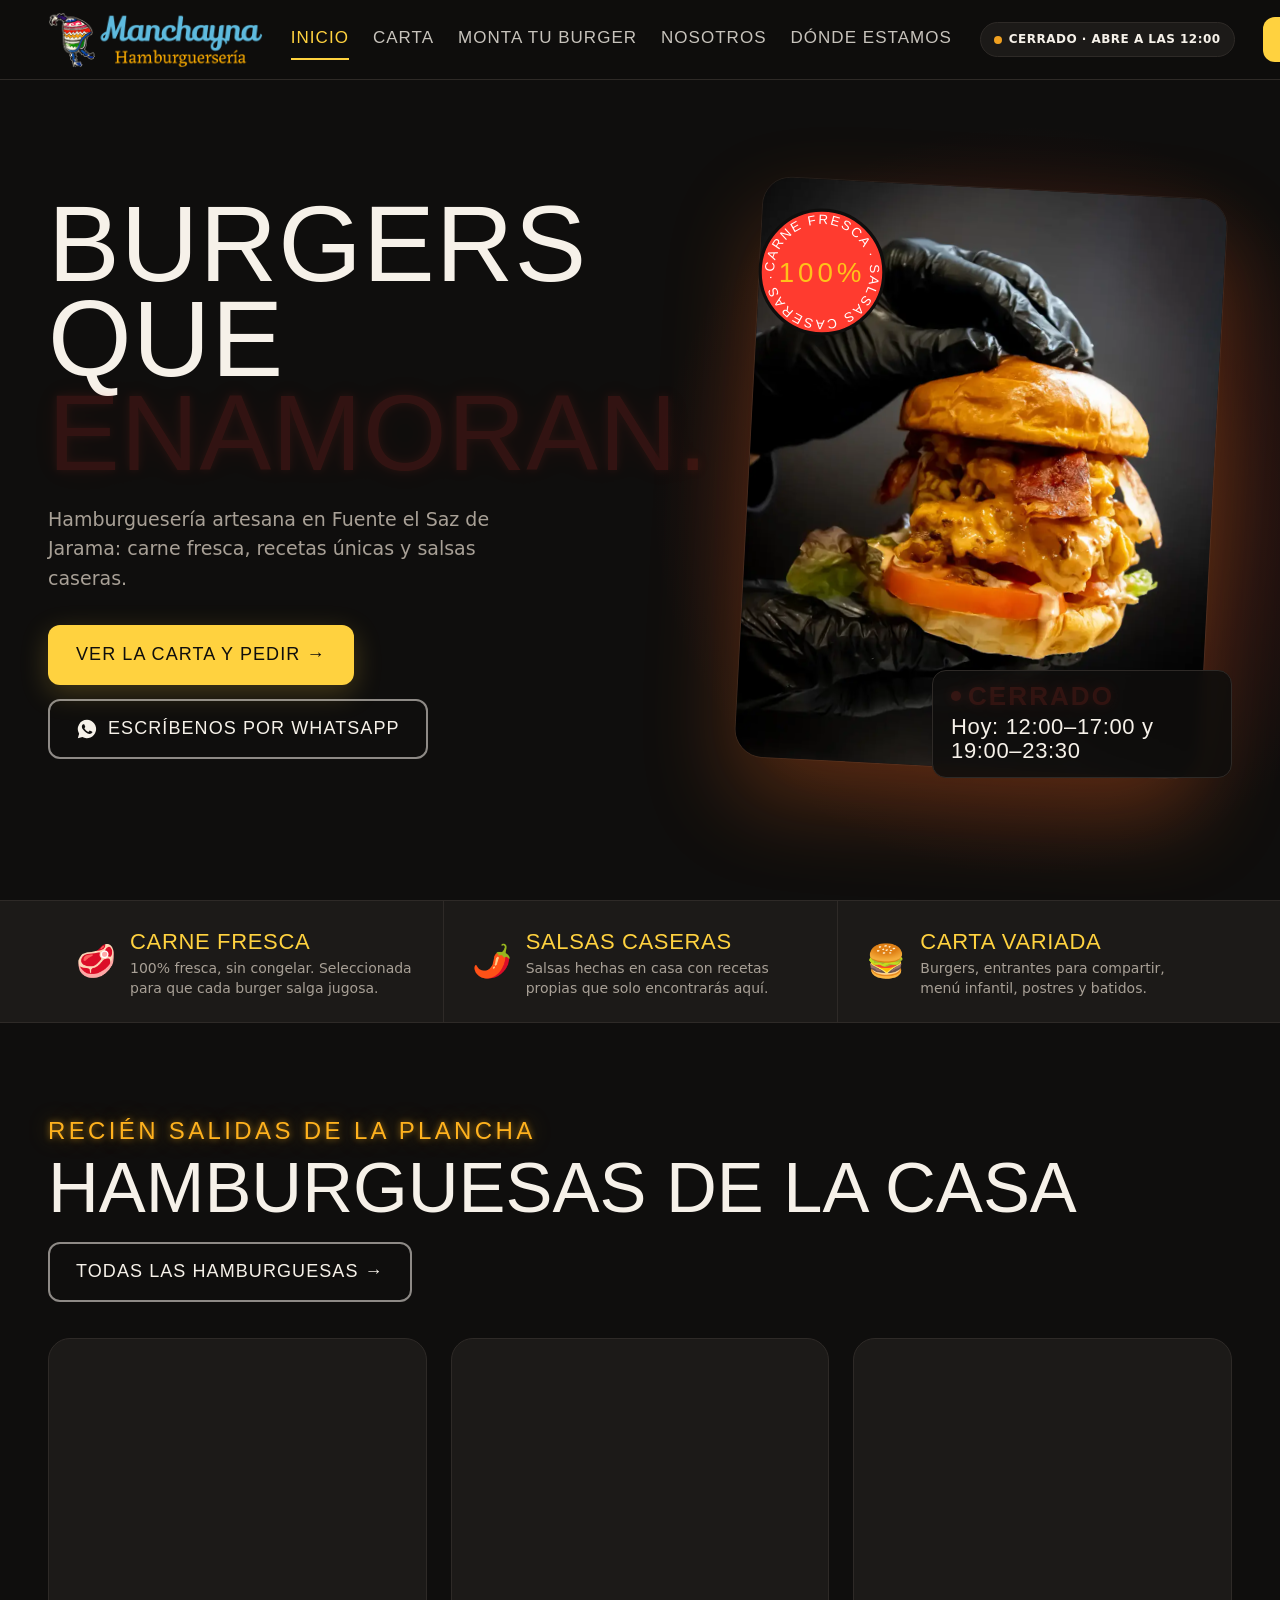
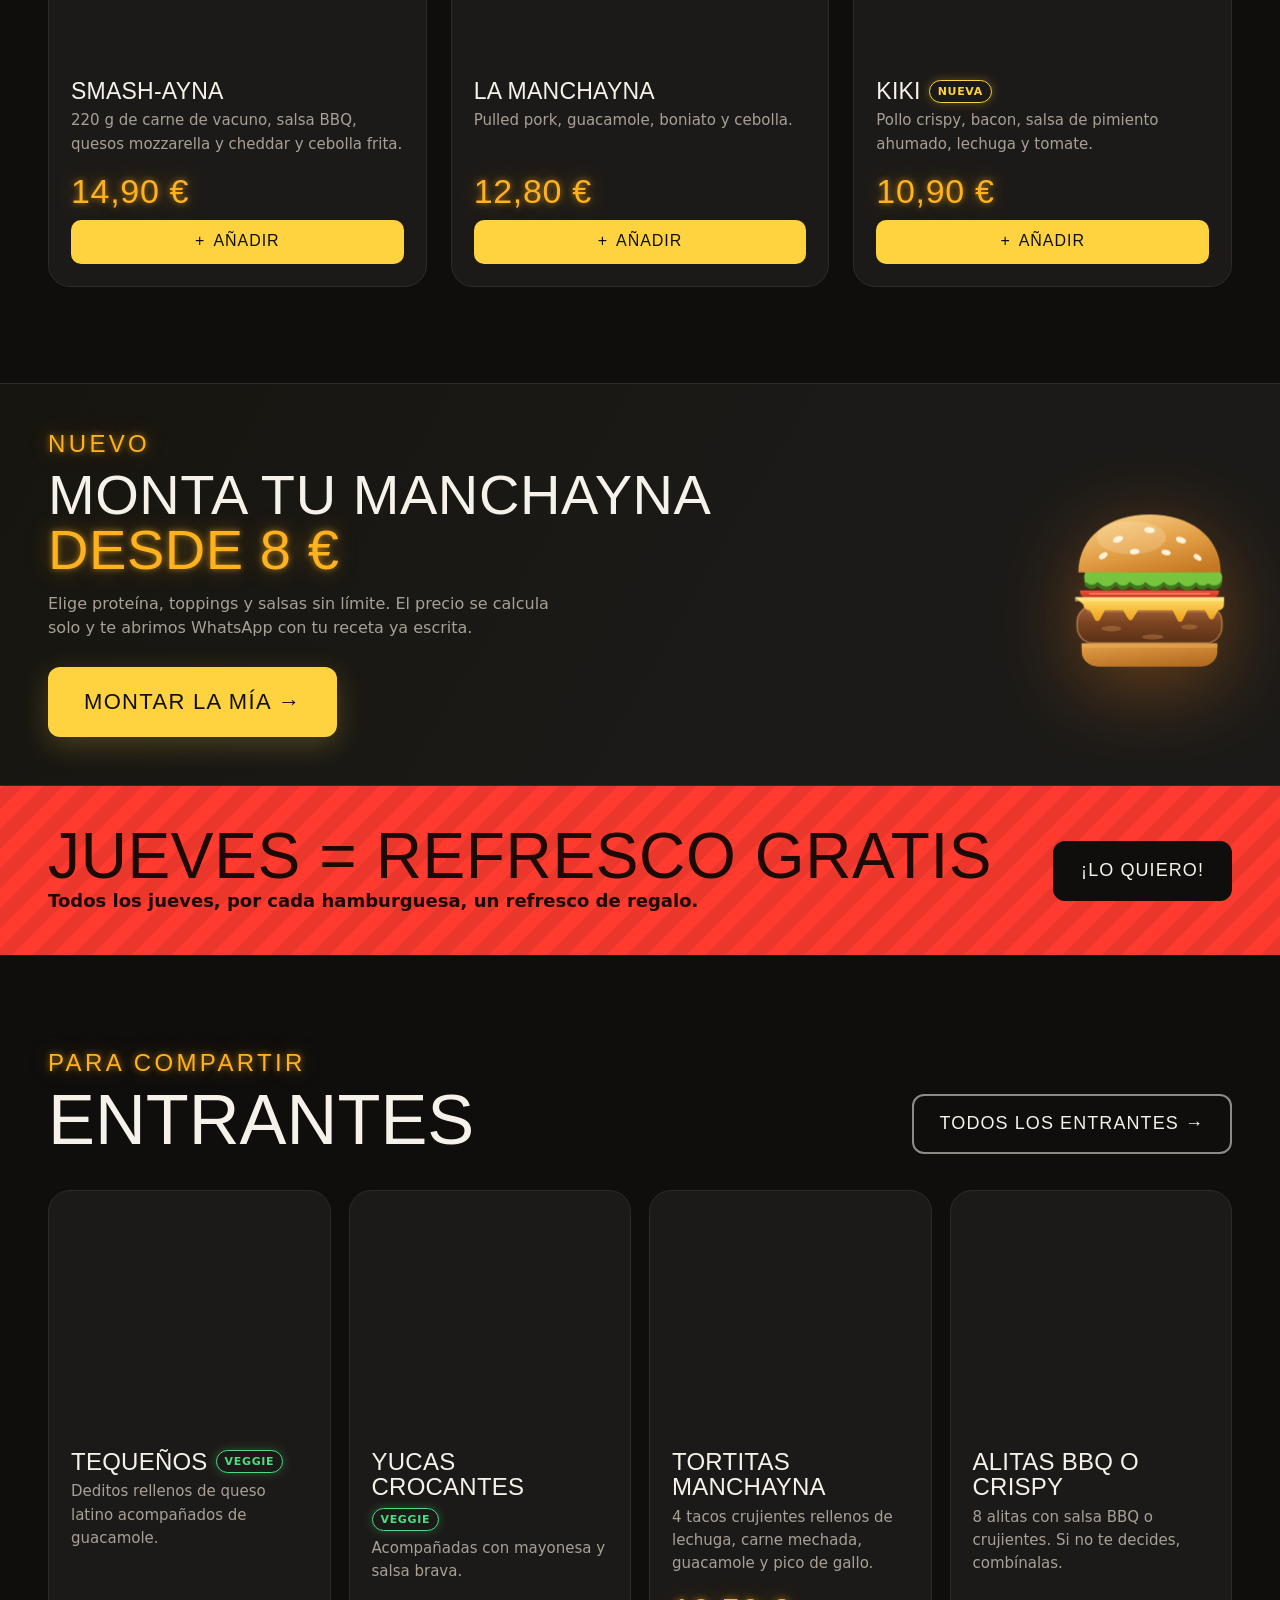
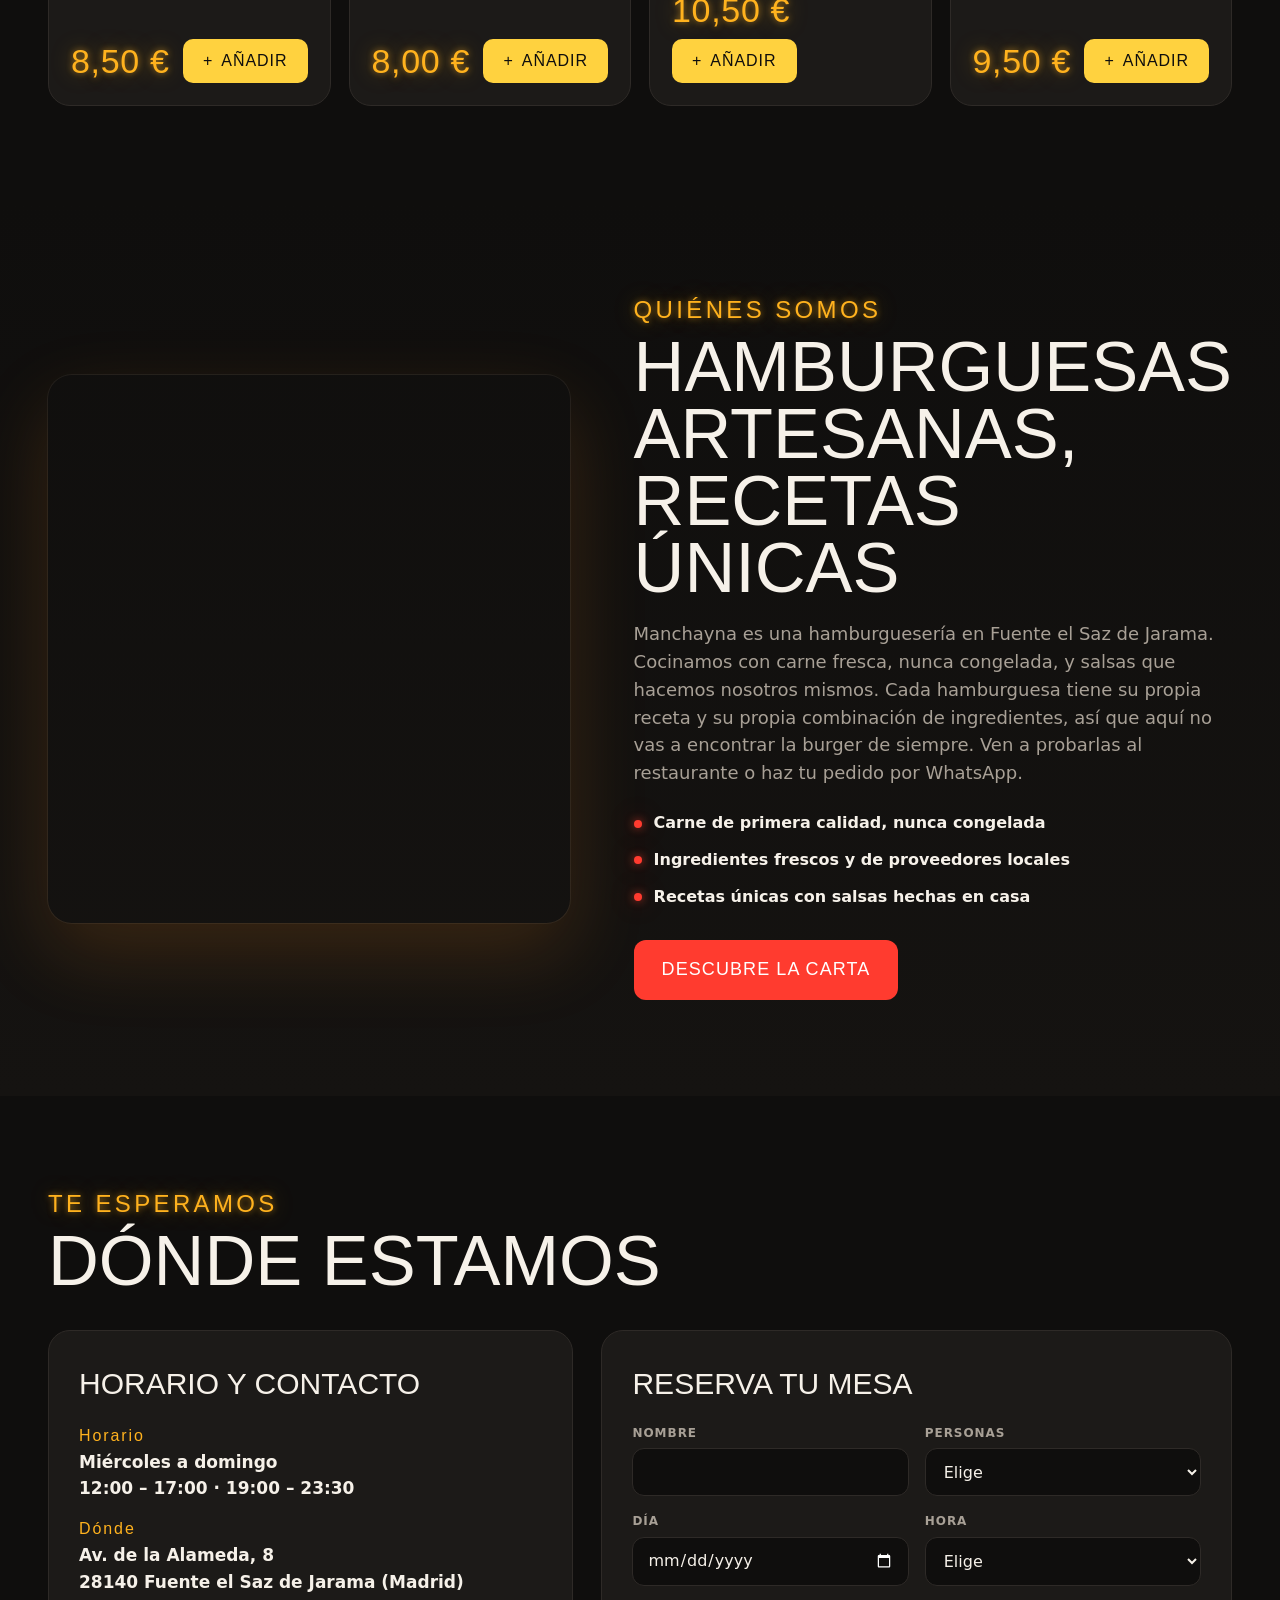
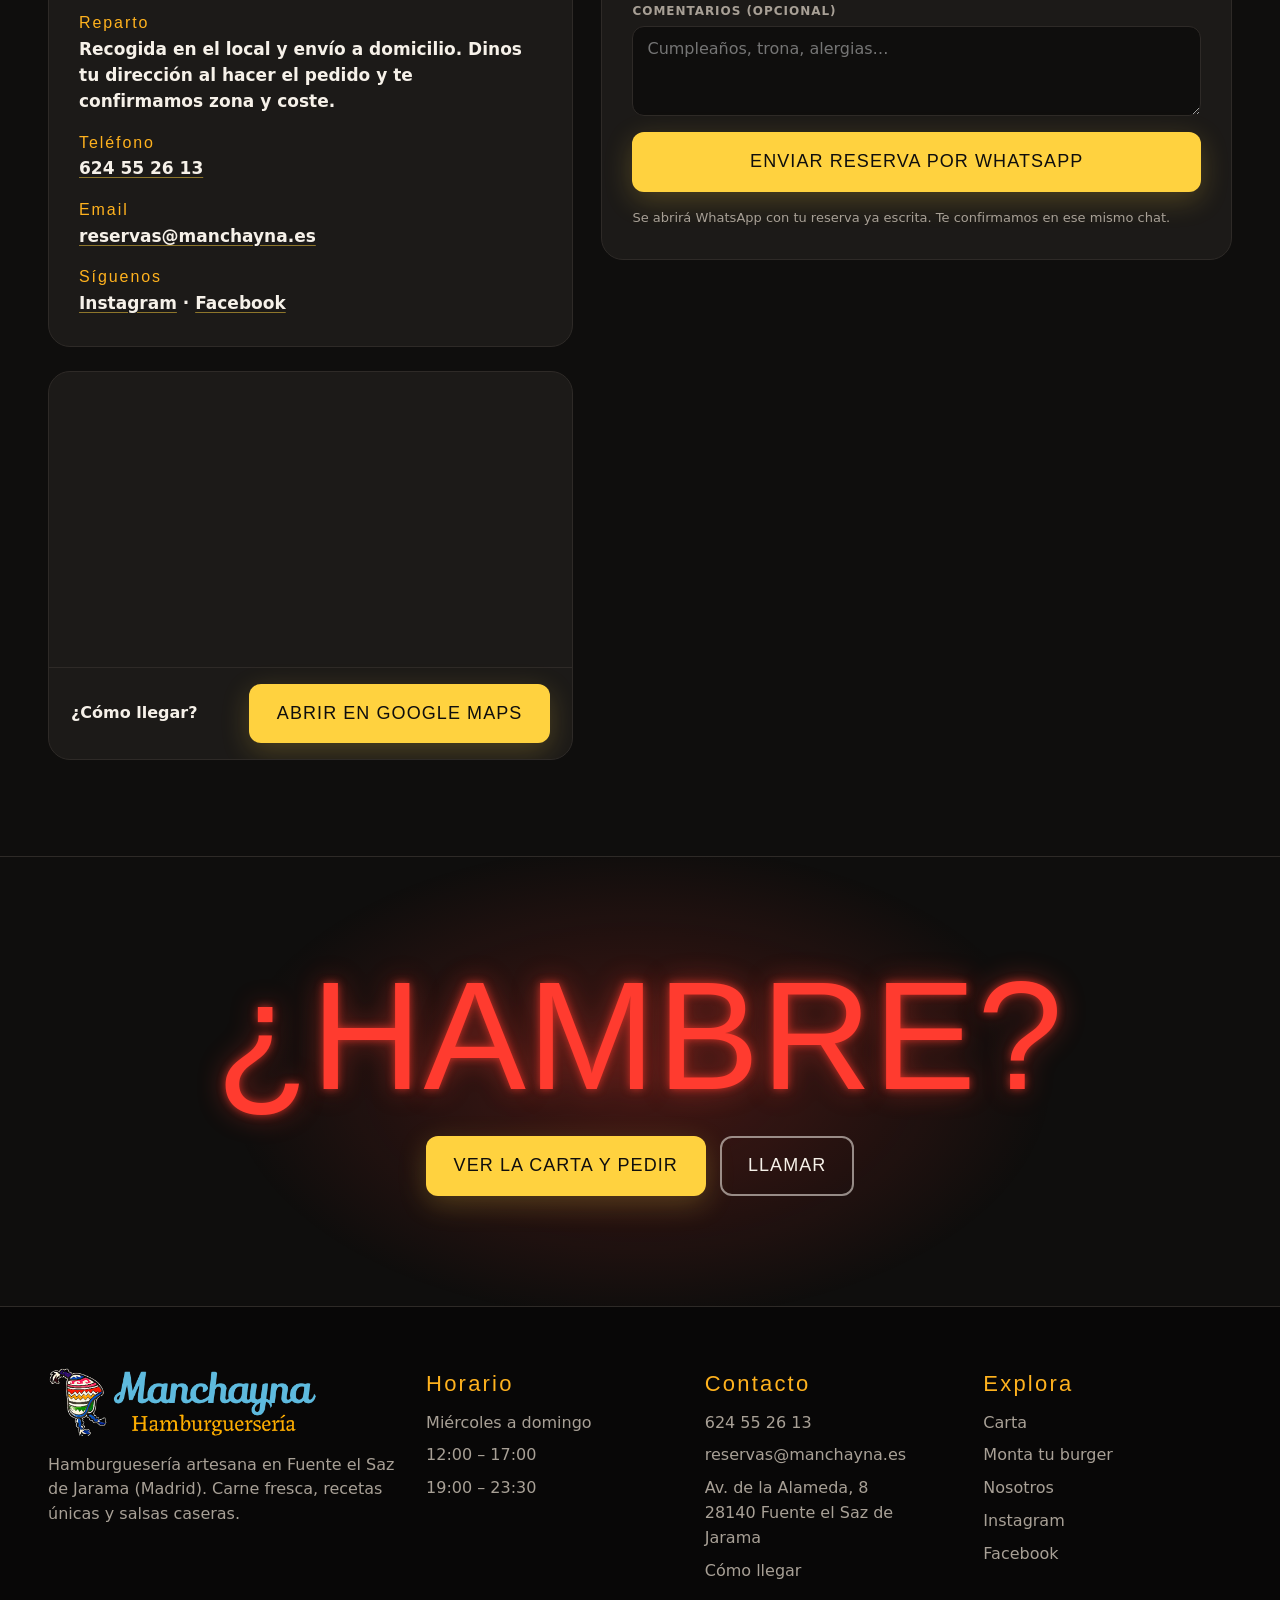
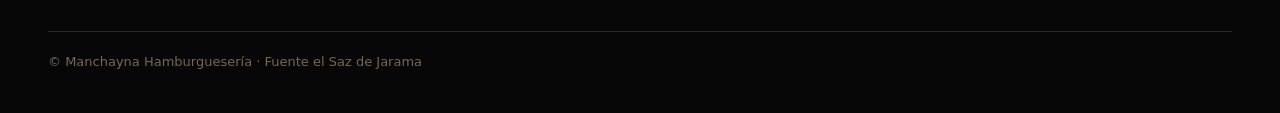
<file: index.html>
<!doctype html>
<html lang="es">
<head>
<meta charset="utf-8">
<meta name="robots" content="noindex, nofollow">
<title>Manchayna</title>
<meta http-equiv="refresh" content="0; url=carretilla-v2/">
<link rel="canonical" href="carretilla-v2/">
</head>
<body>
<p><a href="carretilla-v2/">Ir a la web de Manchayna</a></p>
</body>
</html>
</file>
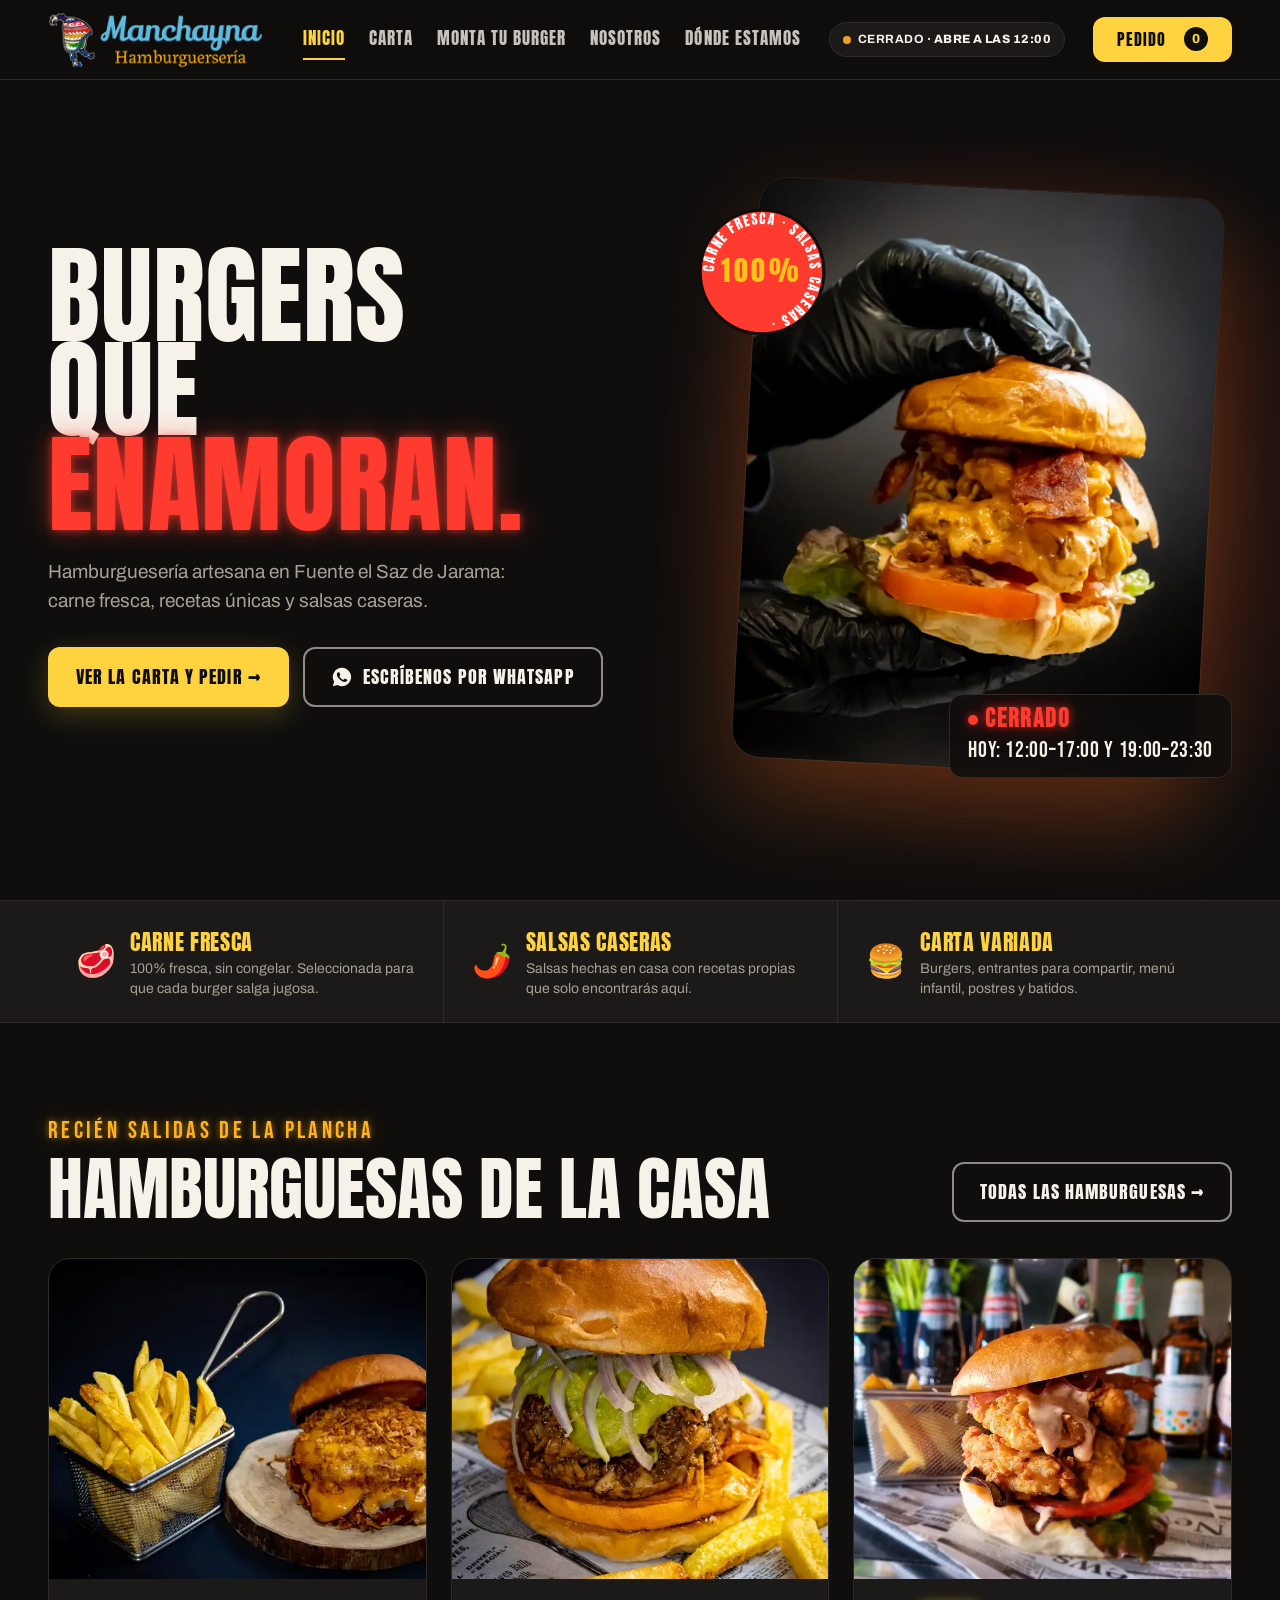
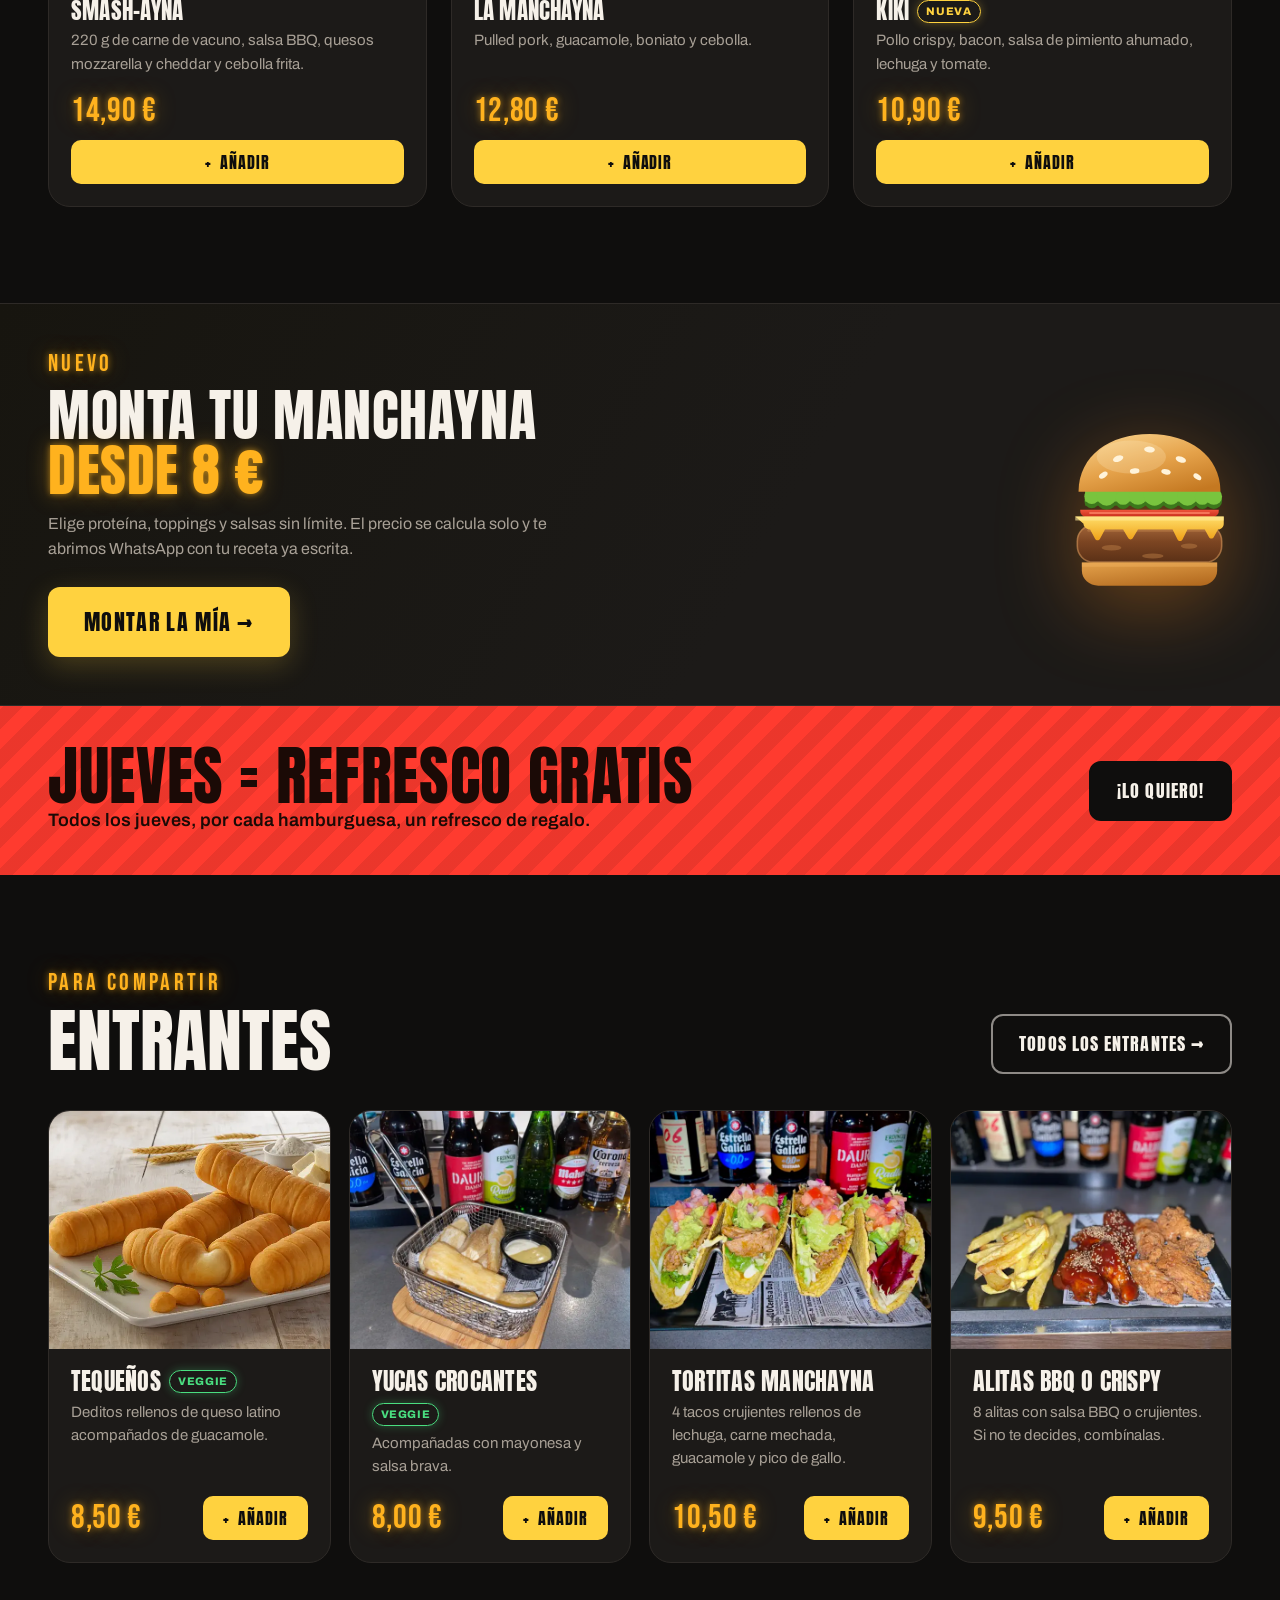
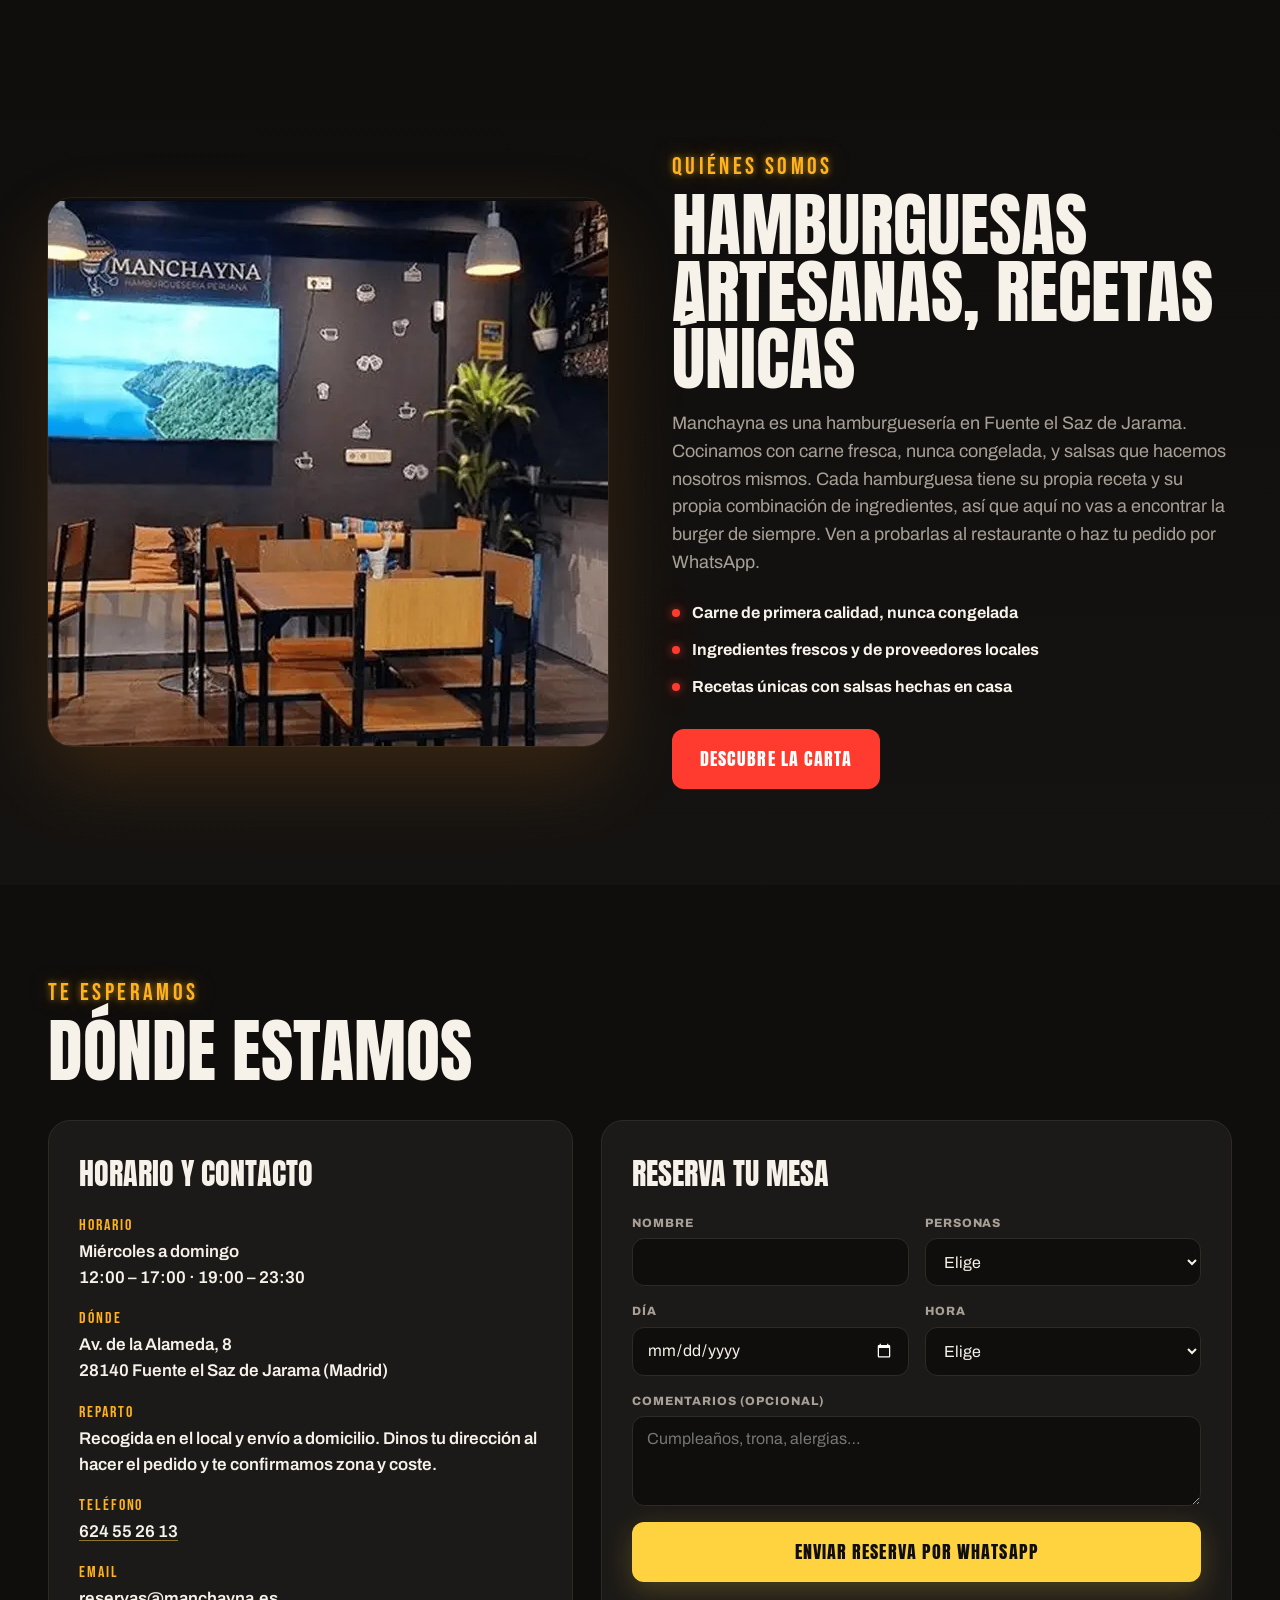
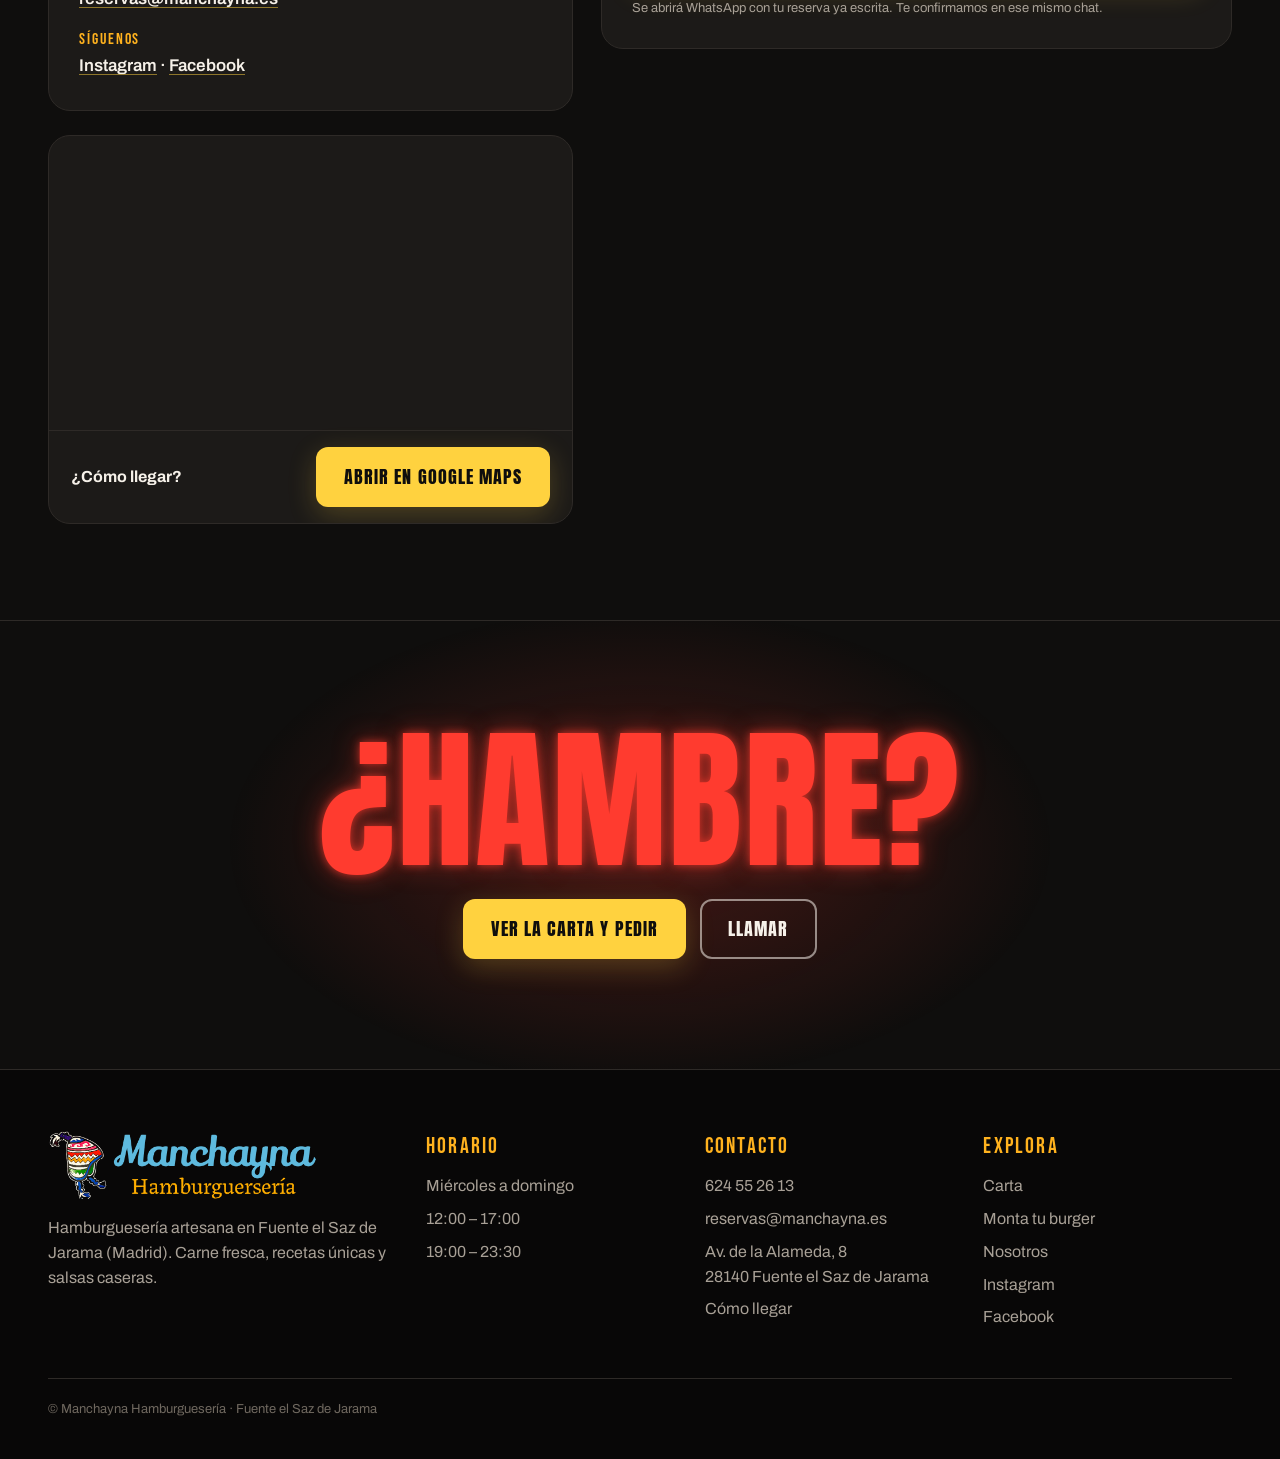
<file: carretilla-v2/index.html>
<!doctype html>
<html lang="es">
<head>
<meta charset="utf-8">
<meta name="viewport" content="width=device-width, initial-scale=1">
<meta name="robots" content="noindex, nofollow">
<title>Hamburguesería artesana en Fuente el Saz de Jarama | Manchayna</title>
<meta name="description" content="Hamburguesas artesanas en Fuente el Saz de Jarama: carne fresca nunca congelada, recetas únicas y salsas caseras. Pide por WhatsApp o reserva mesa.">
<meta property="og:type" content="website">
<meta property="og:locale" content="es_ES">
<meta property="og:site_name" content="Manchayna">
<meta property="og:title" content="Manchayna · Hamburguesas artesanas en Fuente el Saz de Jarama">
<meta property="og:description" content="Burgers que enamoran: carne fresca, recetas únicas y salsas caseras. Pide por WhatsApp o reserva mesa.">
<meta property="og:image" content="https://roberjr10.github.io/manchayna-carretilla/shared/img/menu/hero-burger.webp">
<meta name="twitter:card" content="summary_large_image">
<script type="application/ld+json">
{
  "@context": "https://schema.org",
  "@type": "Restaurant",
  "name": "Manchayna Hamburguesería",
  "description": "Hamburguesería artesana en Fuente el Saz de Jarama: carne fresca, recetas propias y salsas caseras.",
  "servesCuisine": ["Hamburguesas"],
  "image": "https://roberjr10.github.io/manchayna-carretilla/shared/img/menu/hero-burger.webp",
  "telephone": "+34624552613",
  "email": "reservas@manchayna.es",
  "url": "https://manchayna.es/",
  "address": { "@type": "PostalAddress", "streetAddress": "Av. de la Alameda, 8", "postalCode": "28140", "addressLocality": "Fuente el Saz de Jarama", "addressRegion": "Madrid", "addressCountry": "ES" },
  "openingHoursSpecification": [
    { "@type": "OpeningHoursSpecification", "dayOfWeek": ["Wednesday", "Thursday", "Friday", "Saturday", "Sunday"], "opens": "12:00", "closes": "17:00" },
    { "@type": "OpeningHoursSpecification", "dayOfWeek": ["Wednesday", "Thursday", "Friday", "Saturday", "Sunday"], "opens": "19:00", "closes": "23:30" }
  ],
  "acceptsReservations": true,
  "hasDeliveryMethod": ["http://purl.org/goodrelations/v1#DeliveryModePickUp", "http://purl.org/goodrelations/v1#DeliveryModeOwnFleet"],
  "priceRange": "€€",
  "hasMenu": "carta.html",
  "sameAs": ["https://www.instagram.com/manchayna.burger/", "https://www.facebook.com/people/Manchayna-Burger/61566364282932/"]
}
</script>
<meta name="theme-color" content="#0F0E0D">
<link rel="icon" href="../shared/img/icon.png" sizes="any">
<link rel="apple-touch-icon" href="../shared/img/icon.png">
<link rel="preconnect" href="https://fonts.googleapis.com">
<link rel="preconnect" href="https://fonts.gstatic.com" crossorigin>
<link href="https://fonts.googleapis.com/css2?family=Anton&family=Archivo:wght@400;600;700;800&family=Bebas+Neue&display=swap" rel="stylesheet">
<link rel="stylesheet" href="../shared/base.css">
<link rel="stylesheet" href="styles.css">
</head>
<body data-mode="cart">
<a class="skip" href="#main">Saltar al contenido</a>

<header class="hd">
  <div class="wrap">
    <a class="brand" href="index.html"><img src="../shared/img/logo.png" alt="Manchayna Hamburguesería · Inicio" width="468" height="122"></a>
    <nav class="site-nav" id="nav" aria-label="Principal">
      <a href="index.html" aria-current="page">Inicio</a>
      <a href="carta.html">Carta</a>
      <a href="crea-tu-burger.html">Monta tu burger</a>
      <a href="#nosotros">Nosotros</a>
      <a href="#contacto">Dónde estamos</a>
    </nav>
    <span class="pill" data-open>Horario</span>
    <button class="btn btn-go desk-only" type="button" data-cart-open>Pedido<span class="count" data-cart-count>0</span></button>
    <button class="nav-toggle" data-nav-toggle aria-controls="nav" aria-expanded="false" aria-label="Abrir menú">
      <svg viewBox="0 0 24 24" fill="none" stroke="currentColor" stroke-width="2.5" stroke-linecap="round"><path d="M4 7h16M4 12h16M4 17h16"/></svg>
    </button>
  </div>
</header>

<main id="main">
  <!-- HERO -->
  <section class="hero">
    <div class="wrap">
      <div>
        <h1 class="anton">Burgers<br>que<br><em>enamoran.</em></h1>
        <p class="lead">Hamburguesería artesana en Fuente el Saz de Jarama: carne fresca, recetas únicas y salsas caseras.</p>
        <div class="cta">
          <a class="btn btn-go" href="carta.html">Ver la carta y pedir →</a>
          <a class="btn btn-alt" data-wa href="#">
            <svg viewBox="0 0 24 24" fill="currentColor" aria-hidden="true"><path d="M12 2a10 10 0 0 0-8.6 15.1L2 22l5-1.3A10 10 0 1 0 12 2zm5.3 14.1c-.2.6-1.3 1.2-1.8 1.2-.5.1-1 .1-3.3-.8-2.8-1.1-4.5-3.9-4.7-4.1-.1-.2-1.1-1.5-1.1-2.9s.7-2 1-2.3c.2-.3.5-.3.7-.3h.5c.2 0 .4 0 .6.5l.8 2c.1.2.1.3 0 .5l-.4.6-.3.4c-.1.1-.3.3-.1.6.2.3.8 1.3 1.7 2.1 1.2 1 2.1 1.3 2.4 1.5.3.1.5.1.6-.1l.9-1.1c.2-.3.4-.2.6-.1l1.9.9c.3.1.5.2.5.3.1.2.1.6-.1 1.1z"/></svg>
            Escríbenos por WhatsApp
          </a>
        </div>
      </div>
      <div class="hero-ph">
        <img src="../shared/img/menu/hero-burger.webp" alt="Hamburguesa artesana de Manchayna con queso fundido y bacon" width="1000" height="1360" fetchpriority="high" decoding="async">
        <svg class="sticker" viewBox="0 0 120 120" aria-hidden="true"><defs><path id="circ" d="M60,60 m-45,0 a45,45 0 1,1 90,0 a45,45 0 1,1 -90,0"/></defs><circle cx="60" cy="60" r="58" fill="#D7261E" stroke="#14110F" stroke-width="3"/><text><textPath href="#circ">CARNE FRESCA · SALSAS CASERAS · </textPath></text><text x="60" y="69" text-anchor="middle" style="font-size:26px;fill:#FFC21A">100%</text></svg>
        <div class="ticket"><span class="neon" data-open>Horario</span><b data-today>Mié – Dom</b></div>
      </div>
    </div>
  </section>

  <!-- PILARES -->
  <section class="pillars" aria-label="Así las hacemos">
    <div class="wrap">
      <div class="grid">
        <div class="p"><span aria-hidden="true">🥩</span><b>Carne fresca</b><p>100% fresca, sin congelar. Seleccionada para que cada burger salga jugosa.</p></div>
        <div class="p"><span aria-hidden="true">🌶️</span><b>Salsas caseras</b><p>Salsas hechas en casa con recetas propias que solo encontrarás aquí.</p></div>
        <div class="p"><span aria-hidden="true">🍔</span><b>Carta variada</b><p>Burgers, entrantes para compartir, menú infantil, postres y batidos.</p></div>
      </div>
    </div>
  </section>

  <!-- DESTACADAS -->
  <section class="sec">
    <div class="wrap">
      <div class="sec-head">
        <h2><span class="scribble">recién salidas de la plancha</span>Hamburguesas de la casa</h2>
        <a class="btn btn-alt" href="carta.html#hamburguesas">Todas las hamburguesas →</a>
      </div>
      <div class="featured" data-featured="Smash-Ayna|La Manchayna|Kiki"></div>
    </div>
  </section>

  <!-- MONTA TU BURGER -->
  <section class="build-cta">
    <div class="wrap">
      <div>
        <span class="scribble">nuevo</span>
        <h2 class="anton">Monta tu Manchayna<br><em>desde 8 €</em></h2>
        <p>Elige proteína, toppings y salsas sin límite. El precio se calcula solo y te abrimos WhatsApp con tu receta ya escrita.</p>
        <a class="btn btn-go" href="crea-tu-burger.html">Montar la mía →</a>
      </div>
      <svg class="build-burger" viewBox="0 0 200 196" role="img" aria-label="Hamburguesa montada a tu gusto">
        <defs>
          <linearGradient id="bg-bun" x1=".2" y1="0" x2=".8" y2="1"><stop offset="0" stop-color="#F7CE86"/><stop offset=".5" stop-color="#E5A24A"/><stop offset="1" stop-color="#C47821"/></linearGradient>
          <linearGradient id="bg-bunb" x1=".2" y1="0" x2=".8" y2="1"><stop offset="0" stop-color="#E09D47"/><stop offset="1" stop-color="#B36A1F"/></linearGradient>
          <linearGradient id="bg-cheese" x1="0" y1="0" x2="0" y2="1"><stop offset="0" stop-color="#FFDE6B"/><stop offset="1" stop-color="#EF9F15"/></linearGradient>
          <linearGradient id="bg-meat" x1="0" y1="0" x2="0" y2="1"><stop offset="0" stop-color="#A3663A"/><stop offset=".45" stop-color="#7C4522"/><stop offset="1" stop-color="#5A3016"/></linearGradient>
          <linearGradient id="bg-tom" x1="0" y1="0" x2="0" y2="1"><stop offset="0" stop-color="#F0533A"/><stop offset="1" stop-color="#C62D1C"/></linearGradient>
        </defs>
      
        <!-- lechuga: va antes que el pan para que quede metida debajo -->
        <g transform="translate(0,5)" fill="#3C771C">
          <rect x="22" y="68" width="156" height="26"/>
          <circle cx="30" cy="88" r="9"/><circle cx="48" cy="87" r="12"/><circle cx="68" cy="89" r="9"/>
          <circle cx="86" cy="87" r="11"/><circle cx="106" cy="86" r="13"/><circle cx="126" cy="88" r="10"/>
          <circle cx="146" cy="87" r="12"/><circle cx="164" cy="89" r="9"/><circle cx="178" cy="88" r="10"/>
        </g>
        <g fill="#79C43E">
          <rect x="22" y="68" width="156" height="26"/>
          <circle cx="30" cy="88" r="9"/><circle cx="48" cy="87" r="12"/><circle cx="68" cy="89" r="9"/>
          <circle cx="86" cy="87" r="11"/><circle cx="106" cy="86" r="13"/><circle cx="126" cy="88" r="10"/>
          <circle cx="146" cy="87" r="12"/><circle cx="164" cy="89" r="9"/><circle cx="178" cy="88" r="10"/>
        </g>
      
        <!-- pan de arriba (tapa el arranque de la lechuga) -->
        <path d="M14 82C14 38 52 12 100 12s86 26 86 70z" fill="url(#bg-bun)"/>
        <ellipse cx="78" cy="40" rx="42" ry="20" fill="#FFF0CE" opacity=".22"/>
        <g fill="#FFF3DA">
          <ellipse cx="62" cy="42" rx="6.5" ry="3.6" transform="rotate(-20 62 42)"/>
          <ellipse cx="100" cy="31" rx="6.5" ry="3.6" transform="rotate(5 100 31)"/>
          <ellipse cx="138" cy="43" rx="6.5" ry="3.6" transform="rotate(20 138 43)"/>
          <ellipse cx="44" cy="62" rx="5.8" ry="3.3" transform="rotate(-34 44 62)"/>
          <ellipse cx="82" cy="57" rx="5.8" ry="3.3" transform="rotate(-6 82 57)"/>
          <ellipse cx="120" cy="58" rx="5.8" ry="3.3" transform="rotate(12 120 58)"/>
          <ellipse cx="158" cy="64" rx="5.4" ry="3.1" transform="rotate(36 158 64)"/>
        </g>
      
        <!-- tomate -->
        <path d="M16 104h168a8 8 0 0 1-8 9H24a8 8 0 0 1-8-9z" fill="url(#bg-tom)"/>
        <path d="M28 108h144" stroke="#FF8A6B" stroke-width="2.5" stroke-linecap="round" opacity=".7"/>
      
        <!-- carne -->
        <rect x="12" y="122" width="176" height="46" rx="20" fill="url(#bg-meat)"/>
        <rect x="12.5" y="122.5" width="175" height="45" rx="19.5" fill="none" stroke="#D59A5E" stroke-width="2" opacity=".55"/>
        <path d="M26 129h148" stroke="#C98B4F" stroke-width="3" stroke-linecap="round" opacity=".45"/>
        <g fill="#C08248" opacity=".45">
          <ellipse cx="54" cy="150" rx="12" ry="3.4"/><ellipse cx="148" cy="148" rx="10" ry="3.2"/>
          <ellipse cx="104" cy="160" rx="13" ry="3"/>
        </g>
      
        <!-- queso fundido por encima de la carne -->
        <path d="M10 112h180v9c0 4-3 7-7 7l-5 9c-1.4 2.6-4.6 2.6-6 0l-5-9h-21l-6 12c-1.4 2.6-4.6 2.6-6 0l-6-12H86l-6 10c-1.4 2.6-4.6 2.6-6 0l-6-10H46l-6 11c-1.4 2.6-4.6 2.6-6 0l-6-11c-4 0-8-3-8-7z" fill="url(#bg-cheese)"/>
        <path d="M10 112h180v5H10z" fill="#FFEC9B" opacity=".6"/>
      
        <!-- pan de abajo -->
        <path d="M18 168h164v10c0 10-9 18-20 18H38c-11 0-20-8-20-18z" fill="url(#bg-bunb)"/>
        <path d="M18 168h164v5H18z" fill="#F0B15F" opacity=".45"/>
      </svg>
    </div>
  </section>

  <!-- PROMO -->
  <section class="promo">
    <div class="wrap">
      <div>
        <h2 class="anton">Jueves = refresco gratis</h2>
        <p>Todos los jueves, por cada hamburguesa, un refresco de regalo.</p>
      </div>
      <a class="btn btn-alt" data-wa="la promo del jueves" href="#">¡Lo quiero!</a>
    </div>
  </section>

  <!-- ENTRANTES -->
  <section class="sec">
    <div class="wrap">
      <div class="sec-head">
        <h2><span class="scribble">para compartir</span>Entrantes</h2>
        <a class="btn btn-alt" href="carta.html#entrantes">Todos los entrantes →</a>
      </div>
      <div class="featured four" data-featured="Tequeños|Yucas crocantes|Tortitas Manchayna|Alitas BBQ o Crispy"></div>
    </div>
  </section>

  <!-- NOSOTROS -->
  <section class="sec story" id="nosotros">
    <div class="wrap">
      <div class="ph"><img src="../shared/img/menu/local.webp" alt="Comedor del restaurante Manchayna en Fuente el Saz de Jarama" width="1000" height="548" loading="lazy" decoding="async"></div>
      <div>
        <h2><span class="scribble">quiénes somos</span>Hamburguesas artesanas, recetas únicas</h2>
        <p>Manchayna es una hamburguesería en Fuente el Saz de Jarama. Cocinamos con carne fresca, nunca congelada, y salsas que hacemos nosotros mismos. Cada hamburguesa tiene su propia receta y su propia combinación de ingredientes, así que aquí no vas a encontrar la burger de siempre. Ven a probarlas al restaurante o haz tu pedido por WhatsApp.</p>
        <ul>
          <li>Carne de primera calidad, nunca congelada</li>
          <li>Ingredientes frescos y de proveedores locales</li>
          <li>Recetas únicas con salsas hechas en casa</li>
        </ul>
        <div class="cta"><a class="btn btn-red" href="carta.html">Descubre la carta</a></div>
      </div>
    </div>
  </section>

  <!-- CONTACTO -->
  <section class="sec contact" id="contacto">
    <div class="wrap">
      <div class="sec-head"><h2><span class="scribble">te esperamos</span>Dónde estamos</h2></div>
      <div class="grid">
        <div>
          <div class="box">
            <h3>Horario y contacto</h3>
            <dl class="info-list">
              <div><dt>Horario</dt><dd>Miércoles a domingo<br>12:00 – 17:00 · 19:00 – 23:30</dd></div>
              <div><dt>Dónde</dt><dd>Av. de la Alameda, 8<br>28140 Fuente el Saz de Jarama (Madrid)</dd></div>
              <div><dt>Reparto</dt><dd>Recogida en el local y envío a domicilio. Dinos tu dirección al hacer el pedido y te confirmamos zona y coste.</dd></div>
              <div><dt>Teléfono</dt><dd><a data-tel href="#">624 55 26 13</a></dd></div>
              <div><dt>Email</dt><dd><a href="mailto:reservas@manchayna.es">reservas@manchayna.es</a></dd></div>
              <div><dt>Síguenos</dt><dd><a href="https://www.instagram.com/manchayna.burger/" target="_blank" rel="noopener">Instagram</a> · <a href="https://www.facebook.com/people/Manchayna-Burger/61566364282932/" target="_blank" rel="noopener">Facebook</a></dd></div>
            </dl>
          </div>
          <div class="box map-box">
            <iframe class="map" data-map title="Mapa: Manchayna en Fuente el Saz de Jarama" loading="lazy" referrerpolicy="no-referrer-when-downgrade"></iframe>
            <div class="bar"><b>¿Cómo llegar?</b><a class="btn btn-go" data-maps href="#">Abrir en Google Maps</a></div>
          </div>
        </div>
        <div class="box">
          <h3>Reserva tu mesa</h3>
          <form class="form" data-wa-form="¡Hola Manchayna! Quiero reservar mesa:">
            <div class="field"><label for="r-name">Nombre</label><input id="r-name" name="nombre" autocomplete="name" required></div>
            <div class="field"><label for="r-people">Personas</label><select id="r-people" name="personas" required><option value="">Elige</option><option>1</option><option>2</option><option>3</option><option>4</option><option>5</option><option>6</option><option>7</option><option>8 o más</option></select></div>
            <div class="field"><label for="r-date">Día</label><input id="r-date" name="dia" type="date" required></div>
            <div class="field"><label for="r-time">Hora</label><select id="r-time" name="hora" required><option value="">Elige</option><optgroup label="Comida"><option>12:30</option><option>13:30</option><option>14:30</option><option>15:30</option></optgroup><optgroup label="Cena"><option>19:30</option><option>20:30</option><option>21:30</option><option>22:30</option></optgroup></select></div>
            <div class="field full"><label for="r-note">Comentarios (opcional)</label><textarea id="r-note" name="comentarios" placeholder="Cumpleaños, trona, alergias…"></textarea></div>
            <div class="full"><button class="btn btn-go" type="submit" style="width:100%">Enviar reserva por WhatsApp</button></div>
            <p class="form-note full">Se abrirá WhatsApp con tu reserva ya escrita. Te confirmamos en ese mismo chat.</p>
          </form>
        </div>
      </div>
    </div>
  </section>

  <!-- CTA FINAL -->
  <section class="final">
    <div class="wrap">
      <h2 class="anton">¿Hambre?</h2>
      <div class="cta" style="justify-content:center">
        <a class="btn btn-go" href="carta.html">Ver la carta y pedir</a>
        <a class="btn btn-alt" data-tel href="#">Llamar</a>
      </div>
    </div>
  </section>
</main>

<footer class="ft">
  <div class="wrap">
    <div class="grid">
      <div><img src="../shared/img/logo.png" alt="Manchayna" loading="lazy"><p>Hamburguesería artesana en Fuente el Saz de Jarama (Madrid). Carne fresca, recetas únicas y salsas caseras.</p></div>
      <div><h4>Horario</h4><ul><li>Miércoles a domingo</li><li>12:00 – 17:00</li><li>19:00 – 23:30</li></ul></div>
      <div><h4>Contacto</h4><ul><li><a data-tel href="#">624 55 26 13</a></li><li><a href="mailto:reservas@manchayna.es">reservas@manchayna.es</a></li><li>Av. de la Alameda, 8<br>28140 Fuente el Saz de Jarama</li><li><a data-maps href="#">Cómo llegar</a></li></ul></div>
      <div><h4>Explora</h4><ul><li><a href="carta.html">Carta</a></li><li><a href="crea-tu-burger.html">Monta tu burger</a></li><li><a href="#nosotros">Nosotros</a></li><li><a href="https://www.instagram.com/manchayna.burger/" target="_blank" rel="noopener">Instagram</a></li><li><a href="https://www.facebook.com/people/Manchayna-Burger/61566364282932/" target="_blank" rel="noopener">Facebook</a></li></ul></div>
    </div>
    <p class="legal">© Manchayna Hamburguesería · Fuente el Saz de Jarama</p>
  </div>
</footer>

<nav class="tabbar mob-only" aria-label="Acciones rápidas">
  <button type="button" data-cart-open><svg viewBox="0 0 24 24" fill="none" stroke="currentColor" stroke-width="2" stroke-linecap="round" aria-hidden="true"><path d="M3 4h2l2.4 11.2a2 2 0 0 0 2 1.6h7.7a2 2 0 0 0 2-1.5L21 8H6"/><circle cx="10" cy="20" r="1.4"/><circle cx="18" cy="20" r="1.4"/></svg>Pedido<span class="count" data-cart-count>0</span></button>
  <a href="carta.html"><svg viewBox="0 0 24 24" fill="none" stroke="currentColor" stroke-width="2" aria-hidden="true"><path d="M4 6h16M4 12h16M4 18h10"/></svg>Carta</a>
  <a data-tel href="#"><svg viewBox="0 0 24 24" fill="none" stroke="currentColor" stroke-width="2" aria-hidden="true"><path d="M22 16.9v3a2 2 0 0 1-2.2 2 19.8 19.8 0 0 1-8.6-3.1 19.5 19.5 0 0 1-6-6A19.8 19.8 0 0 1 2.1 4.2 2 2 0 0 1 4.1 2h3a2 2 0 0 1 2 1.7l.5 2.8a2 2 0 0 1-.5 1.8L7.9 9.6a16 16 0 0 0 6 6l1.3-1.3a2 2 0 0 1 1.8-.5l2.8.5a2 2 0 0 1 1.7 2z"/></svg>Llamar</a>
  <a data-maps href="#"><svg viewBox="0 0 24 24" fill="none" stroke="currentColor" stroke-width="2" aria-hidden="true"><path d="M12 22s7-6.2 7-12a7 7 0 1 0-14 0c0 5.8 7 12 7 12z"/><circle cx="12" cy="10" r="2.5"/></svg>Llegar</a>
</nav>

<!-- CARRITO -->
<div class="cartbar is-empty" data-cart-bar aria-live="polite">
  <div class="wrap">
    <button class="cart-open" type="button" data-cart-open>
      <svg viewBox="0 0 24 24" fill="none" stroke="currentColor" stroke-width="2" stroke-linecap="round" aria-hidden="true"><path d="M3 4h2l2.4 11.2a2 2 0 0 0 2 1.6h7.7a2 2 0 0 0 2-1.5L21 8H6"/><circle cx="10" cy="20" r="1.4"/><circle cx="18" cy="20" r="1.4"/></svg>
      Ver pedido<span class="count" data-cart-count>0</span>
    </button>
    <p class="cart-sum" data-cart-summary></p>
    <b class="cart-total" data-cart-total>0,00 €</b>
  </div>
</div>

<dialog id="cart" class="cart" aria-label="Tu pedido">
  <div class="cart-head">
    <h2 class="anton">Tu pedido</h2>
    <button class="cart-x" type="button" data-close aria-label="Cerrar">×</button>
  </div>
  <p class="cart-closed" data-closed-note hidden>Ahora mismo estamos cerrados. Puedes enviar el pedido igualmente y te lo confirmamos en cuanto abramos.</p>
  <ul class="cart-list" data-cart-list></ul>
  <form class="form cart-form" data-order>
    <div class="field full"><label for="c-entrega">Entrega</label>
      <select id="c-entrega" name="entrega"><option>Recoger en el local</option><option>A domicilio</option></select>
    </div>
    <div class="field full" data-address hidden><label for="c-dir">Dirección</label><input id="c-dir" name="direccion" autocomplete="street-address" placeholder="Calle, número, piso">
      <p class="form-note">Te confirmamos la zona de reparto y el coste del envío por WhatsApp.</p></div>
    <div class="field full"><label for="c-nombre">Nombre</label><input id="c-nombre" name="nombre" autocomplete="name" required></div>
    <div class="field full"><label for="c-notas">Notas (opcional)</label><textarea id="c-notas" name="notas" placeholder="Sin cebolla, alergias…"></textarea></div>
    <div class="cart-total-row full"><span>Total</span><b data-cart-total>0,00 €</b></div>
    <button class="btn btn-go full" type="submit">Enviar pedido por WhatsApp</button>
    <p class="form-note full">Se abrirá WhatsApp con tu pedido ya escrito. Te confirmamos en ese mismo chat.</p>
  </form>
</dialog>

<script src="../shared/menu-data.js"></script>
<script src="custom-burgers.js"></script>
<script src="../shared/app.js"></script>
</body>
</html>
</file>
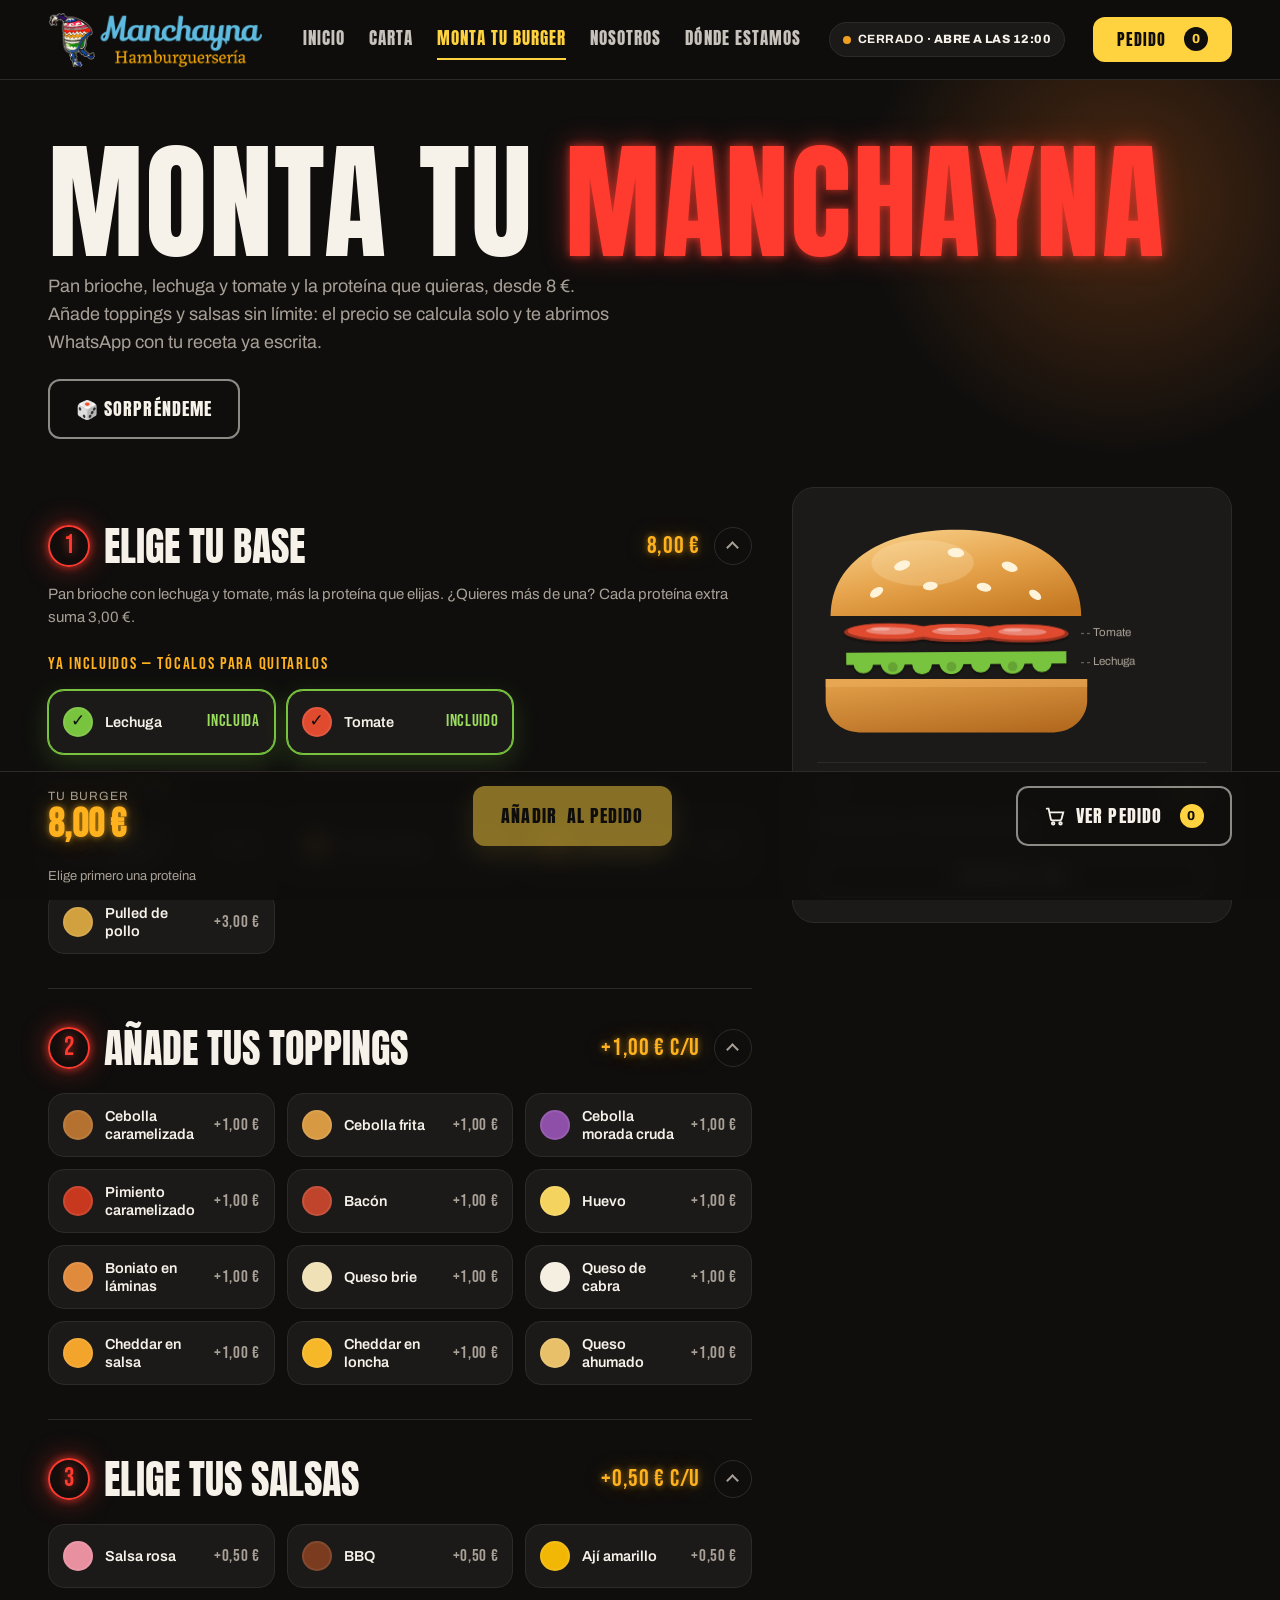
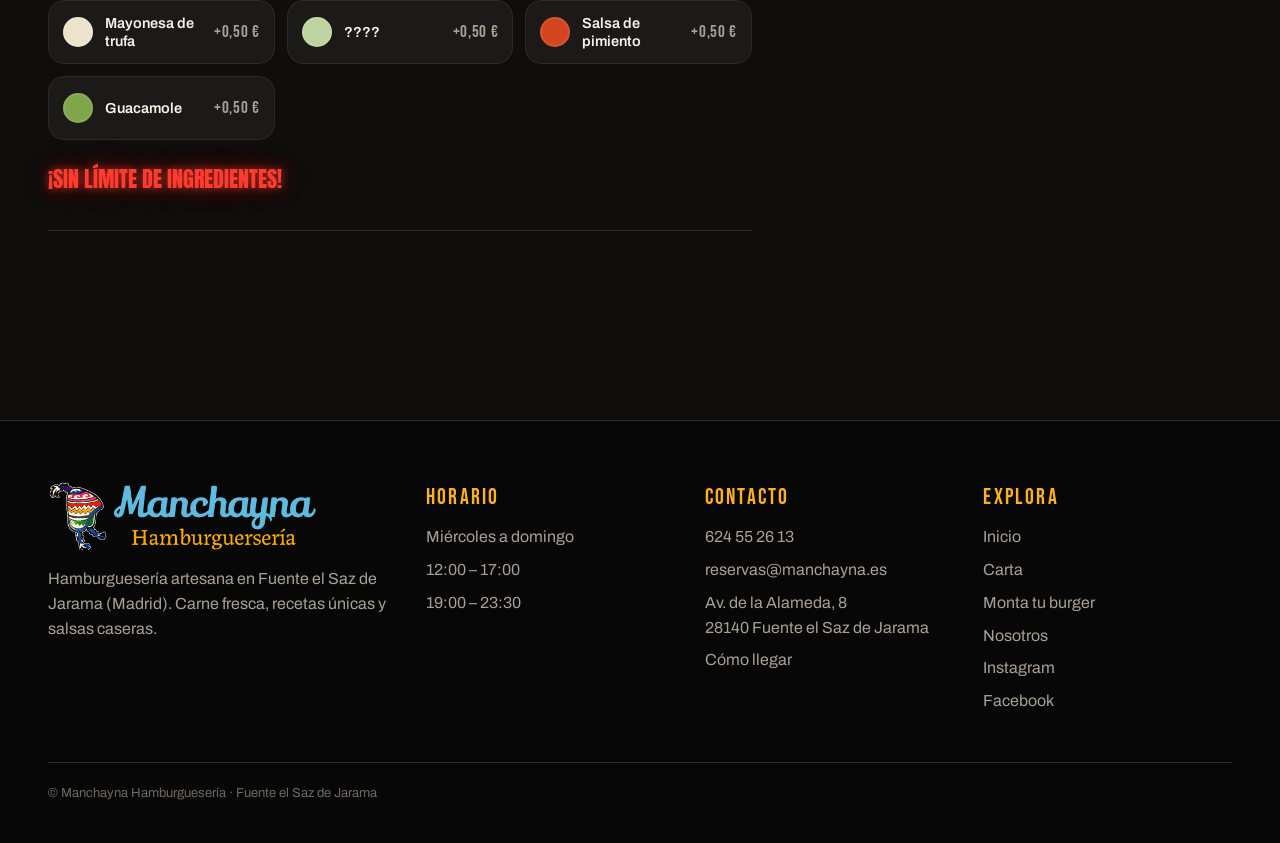
<file: carretilla-v2/crea-tu-burger.html>
<!doctype html>
<html lang="es">
<head>
<meta charset="utf-8">
<meta name="viewport" content="width=device-width, initial-scale=1">
<meta name="robots" content="noindex, nofollow">
<title>Crea tu hamburguesa a tu gusto | Manchayna</title>
<meta name="description" content="Monta tu propia hamburguesa en Manchayna desde 8 €: elige proteína, toppings y salsas, mira el precio en directo y pide por WhatsApp. Fuente el Saz de Jarama.">
<meta property="og:type" content="website">
<meta property="og:locale" content="es_ES">
<meta property="og:site_name" content="Manchayna">
<meta property="og:title" content="Monta tu Manchayna · Crea tu hamburguesa a tu gusto">
<meta property="og:description" content="Elige base, toppings y salsas sin límite. Desde 8 €, con el precio calculado al momento.">
<meta property="og:image" content="https://roberjr10.github.io/manchayna-carretilla/shared/img/menu/hero-burger.webp">
<meta name="twitter:card" content="summary_large_image">
<meta name="theme-color" content="#0F0E0D">
<link rel="icon" href="../shared/img/icon.png" sizes="any">
<link rel="apple-touch-icon" href="../shared/img/icon.png">
<link rel="preconnect" href="https://fonts.googleapis.com">
<link rel="preconnect" href="https://fonts.gstatic.com" crossorigin>
<link href="https://fonts.googleapis.com/css2?family=Anton&family=Archivo:wght@400;600;700;800&family=Bebas+Neue&display=swap" rel="stylesheet">
<link rel="stylesheet" href="../shared/base.css">
<link rel="stylesheet" href="styles.css">
</head>
<body class="builder-page" data-mode="cart">
<a class="skip" href="#main">Saltar al contenido</a>

<header class="hd">
  <div class="wrap">
    <a class="brand" href="index.html"><img src="../shared/img/logo.png" alt="Manchayna Hamburguesería · Inicio" width="468" height="122"></a>
    <nav class="site-nav" id="nav" aria-label="Principal">
      <a href="index.html">Inicio</a>
      <a href="carta.html">Carta</a>
      <a href="crea-tu-burger.html" aria-current="page">Monta tu burger</a>
      <a href="index.html#nosotros">Nosotros</a>
      <a href="index.html#contacto">Dónde estamos</a>
    </nav>
    <span class="pill" data-open>Horario</span>
    <button class="btn btn-go desk-only" type="button" data-cart-open>Pedido<span class="count" data-cart-count>0</span></button>
    <button class="nav-toggle" data-nav-toggle aria-controls="nav" aria-expanded="false" aria-label="Abrir menú">
      <svg viewBox="0 0 24 24" fill="none" stroke="currentColor" stroke-width="2.5" stroke-linecap="round"><path d="M4 7h16M4 12h16M4 17h16"/></svg>
    </button>
  </div>
</header>

<main id="main">
  <section class="page-hero">
    <div class="wrap">
      <h1 class="anton">Monta tu <em>Manchayna</em></h1>
      <p>Pan brioche, lechuga y tomate y la proteína que quieras, desde 8 €. Añade toppings y salsas sin límite: el precio se calcula solo y te abrimos WhatsApp con tu receta ya escrita.</p>
      <button class="btn btn-alt" type="button" data-random>🎲 Sorpréndeme</button>
    </div>
  </section>

  <div class="wrap builder">
    <!-- PASOS -->
    <div class="steps">
      <details class="step" id="paso-base" open>
        <summary>
          <h2><span class="num">1</span>Elige tu base<b>8,00 €</b></h2>
          <span class="pick-count" data-count="prote" data-label="proteína|proteínas"></span>
          <span class="chev" aria-hidden="true"></span>
        </summary>
        <p class="step-note">Pan brioche con lechuga y tomate, más la proteína que elijas. ¿Quieres más de una? Cada proteína extra suma 3,00 €.</p>
        <p class="sub-label">Ya incluidos — tócalos para quitarlos</p>
        <div class="opts opts-inc" data-group="incluido" role="group" aria-label="Ingredientes incluidos en la base"></div>
        <p class="sub-label">Elige tu proteína</p>
        <div class="opts" data-group="prote" role="group" aria-label="Proteínas"></div>
      </details>

      <details class="step" open>
        <summary>
          <h2><span class="num">2</span>Añade tus toppings<b>+1,00 € c/u</b></h2>
          <span class="pick-count" data-count="topping" data-label="topping|toppings"></span>
          <span class="chev" aria-hidden="true"></span>
        </summary>
        <div class="opts" data-group="topping" role="group" aria-label="Toppings"></div>
      </details>

      <details class="step" open>
        <summary>
          <h2><span class="num">3</span>Elige tus salsas<b>+0,50 € c/u</b></h2>
          <span class="pick-count" data-count="salsa" data-label="salsa|salsas"></span>
          <span class="chev" aria-hidden="true"></span>
        </summary>
        <div class="opts" data-group="salsa" role="group" aria-label="Salsas"></div>
        <p class="no-limit">¡Sin límite de ingredientes!</p>
      </details>

      <button class="btn btn-alt mini solo-movil" type="button" data-reset>Empezar de cero</button>
    </div>

    <!-- MONTAJE + RESUMEN -->
    <aside class="preview" aria-label="Tu hamburguesa">
      <div class="stack is-empty" data-stack>
        <svg class="bun top" viewBox="0 0 200 74" aria-hidden="true">
          <defs>
            <linearGradient id="st-bun" x1=".2" y1="0" x2=".8" y2="1"><stop offset="0" stop-color="#F7CE86"/><stop offset=".5" stop-color="#E5A24A"/><stop offset="1" stop-color="#C47821"/></linearGradient>
            <linearGradient id="st-bunb" x1=".2" y1="0" x2=".8" y2="1"><stop offset="0" stop-color="#E09D47"/><stop offset="1" stop-color="#B36A1F"/></linearGradient>
          </defs>
          <path d="M2 74C2 30 44 6 100 6s98 24 98 68z" fill="url(#st-bun)"/>
          <ellipse cx="74" cy="32" rx="40" ry="18" fill="#FFF0CE" opacity=".22"/>
          <g fill="#FFF3DA">
            <ellipse cx="58" cy="34" rx="6.5" ry="3.6" transform="rotate(-20 58 34)"/>
            <ellipse cx="100" cy="24" rx="6.5" ry="3.6" transform="rotate(5 100 24)"/>
            <ellipse cx="142" cy="35" rx="6.5" ry="3.6" transform="rotate(20 142 35)"/>
            <ellipse cx="38" cy="55" rx="5.8" ry="3.3" transform="rotate(-34 38 55)"/>
            <ellipse cx="80" cy="50" rx="5.8" ry="3.3" transform="rotate(-6 80 50)"/>
            <ellipse cx="122" cy="51" rx="5.8" ry="3.3" transform="rotate(12 122 51)"/>
            <ellipse cx="162" cy="57" rx="5.4" ry="3.1" transform="rotate(36 162 57)"/>
          </g>
        </svg>
        <span class="layers" data-stack-layers aria-hidden="true"></span>
        <svg class="bun bottom" viewBox="0 0 200 40" aria-hidden="true">
          <path d="M2 0h196v16c0 13-11 24-25 24H27C13 40 2 29 2 16z" fill="url(#st-bunb)"/>
          <path d="M2 0h196v6H2z" fill="#F0B15F" opacity=".45"/>
        </svg>
        <p class="stack-empty">Elige una proteína<br>y empieza a montarla</p>
      </div>
      <ul class="summary" data-summary></ul>
      <button class="btn btn-alt mini" type="button" data-reset>Empezar de cero</button>
    </aside>
  </div>
</main>

<!-- BARRA DE TOTAL -->
<div class="totalbar">
  <div class="wrap">
    <div>
      <span>Tu burger</span>
      <b data-total>8,00 €</b>
    </div>
    <button class="btn btn-go" type="button" data-send aria-disabled="true">Añadir<span class="wide"> al pedido</span></button>
    <button class="btn btn-alt" type="button" data-cart-open aria-label="Ver el pedido">
      <svg viewBox="0 0 24 24" fill="none" stroke="currentColor" stroke-width="2" stroke-linecap="round" aria-hidden="true"><path d="M3 4h2l2.4 11.2a2 2 0 0 0 2 1.6h7.7a2 2 0 0 0 2-1.5L21 8H6"/><circle cx="10" cy="20" r="1.4"/><circle cx="18" cy="20" r="1.4"/></svg>
      <span class="wide">Ver pedido</span><span class="count" data-cart-count>0</span>
    </button>
    <p class="hint" data-hint>Elige primero una proteína</p>
  </div>
</div>

<footer class="ft">
  <div class="wrap">
    <div class="grid">
      <div><img src="../shared/img/logo.png" alt="Manchayna" loading="lazy"><p>Hamburguesería artesana en Fuente el Saz de Jarama (Madrid). Carne fresca, recetas únicas y salsas caseras.</p></div>
      <div><h4>Horario</h4><ul><li>Miércoles a domingo</li><li>12:00 – 17:00</li><li>19:00 – 23:30</li></ul></div>
      <div><h4>Contacto</h4><ul><li><a data-tel href="#">624 55 26 13</a></li><li><a href="mailto:reservas@manchayna.es">reservas@manchayna.es</a></li><li>Av. de la Alameda, 8<br>28140 Fuente el Saz de Jarama</li><li><a data-maps href="#">Cómo llegar</a></li></ul></div>
      <div><h4>Explora</h4><ul><li><a href="index.html">Inicio</a></li><li><a href="carta.html">Carta</a></li><li><a href="crea-tu-burger.html">Monta tu burger</a></li><li><a href="index.html#nosotros">Nosotros</a></li><li><a href="https://www.instagram.com/manchayna.burger/" target="_blank" rel="noopener">Instagram</a></li><li><a href="https://www.facebook.com/people/Manchayna-Burger/61566364282932/" target="_blank" rel="noopener">Facebook</a></li></ul></div>
    </div>
    <p class="legal">© Manchayna Hamburguesería · Fuente el Saz de Jarama</p>
  </div>
</footer>

<!-- CARRITO (aquí la barra de total hace de carrito) -->

<dialog id="cart" class="cart" aria-label="Tu pedido">
  <div class="cart-head">
    <h2 class="anton">Tu pedido</h2>
    <button class="cart-x" type="button" data-close aria-label="Cerrar">×</button>
  </div>
  <p class="cart-closed" data-closed-note hidden>Ahora mismo estamos cerrados. Puedes enviar el pedido igualmente y te lo confirmamos en cuanto abramos.</p>
  <ul class="cart-list" data-cart-list></ul>
  <form class="form cart-form" data-order>
    <div class="field full"><label for="c-entrega">Entrega</label>
      <select id="c-entrega" name="entrega"><option>Recoger en el local</option><option>A domicilio</option></select>
    </div>
    <div class="field full" data-address hidden><label for="c-dir">Dirección</label><input id="c-dir" name="direccion" autocomplete="street-address" placeholder="Calle, número, piso">
      <p class="form-note">Te confirmamos la zona de reparto y el coste del envío por WhatsApp.</p></div>
    <div class="field full"><label for="c-nombre">Nombre</label><input id="c-nombre" name="nombre" autocomplete="name" required></div>
    <div class="field full"><label for="c-notas">Notas (opcional)</label><textarea id="c-notas" name="notas" placeholder="Sin cebolla, alergias…"></textarea></div>
    <div class="cart-total-row full"><span>Total</span><b data-cart-total>0,00 €</b></div>
    <button class="btn btn-go full" type="submit">Enviar pedido por WhatsApp</button>
    <p class="form-note full">Se abrirá WhatsApp con tu pedido ya escrito. Te confirmamos en ese mismo chat.</p>
  </form>
</dialog>

<script src="../shared/menu-data.js"></script>
<script src="custom-burgers.js"></script>
<script src="../shared/app.js"></script>
<script src="burger-builder.js"></script>
</body>
</html>
</file>
<file: shared/base.css>
/* Base común de las tres propuestas */
*, *::before, *::after { box-sizing: border-box; }
body, h1, h2, h3, h4, p, ul, ol, figure, dl, dd, fieldset { margin: 0; }
ul, ol { padding: 0; list-style: none; }
fieldset { border: 0; padding: 0; }
img, iframe { max-width: 100%; display: block; }
a { color: inherit; text-decoration: none; }
button, input, select, textarea { font: inherit; color: inherit; }
button { cursor: pointer; background: none; border: 0; }
button:disabled { cursor: not-allowed; opacity: .5; }
[hidden] { display: none !important; }
html { scroll-behavior: smooth; scroll-padding-top: 150px; -webkit-text-size-adjust: 100%; }
:focus-visible { outline: 3px solid var(--focus, #2f7cf6); outline-offset: 3px; }

.skip { position: absolute; left: -9999px; }
.skip:focus { left: 12px; top: 12px; z-index: 100; background: #fff; color: #000; padding: 10px 14px; }

.dot { display: inline-block; width: 8px; height: 8px; border-radius: 50%; background: #f0a020; margin-right: 7px; vertical-align: middle; }
.dot.on { background: #2bd46b; box-shadow: 0 0 0 3px rgba(43, 212, 107, .25); }
.bump { animation: bump .35s; }
@keyframes bump { 50% { transform: scale(1.35); } }

.map { width: 100%; border: 0; aspect-ratio: 16 / 10; }
.catnav { display: flex; gap: 8px; overflow-x: auto; scrollbar-width: none; }
.catnav::-webkit-scrollbar { display: none; }
.catnav a { flex: none; white-space: nowrap; }

/* Formularios */
.field { display: grid; gap: 6px; }
.field input, .field select, .field textarea { width: 100%; min-height: 48px; padding: 10px 14px; }
.field textarea { min-height: 90px; resize: vertical; }

/* Carrito (diálogo) */
dialog { padding: 0; border: 0; max-width: min(520px, 100vw - 24px); width: 100%; }
dialog::backdrop { background: rgba(0, 0, 0, .55); }

/* Zoom de fotos con ficha de ingredientes.
   Cada propuesta puede cambiar: --z-panel --z-ink --z-muted --z-accent --z-chip --z-title-font --z-radius */
.item-img img, [data-zoom] { cursor: zoom-in; }
dialog.zoom { max-width: 100vw; max-height: 100dvh; width: 100vw; height: 100dvh; background: rgba(10, 8, 6, .93); overflow-y: auto; overscroll-behavior: contain; }
dialog.zoom::backdrop { background: rgba(10, 8, 6, .9); }
.zoom-inner { min-height: 100%; display: grid; grid-template-columns: minmax(0, 1.5fr) minmax(320px, 400px); gap: 28px; align-items: center; max-width: 1280px; margin: 0 auto; padding: 72px 32px 32px; }
.zoom-inner.solo { grid-template-columns: 1fr; justify-items: center; }
.zoom-ph img { width: 100%; max-height: calc(100dvh - 120px); object-fit: contain; border-radius: var(--z-radius, 16px); animation: z-pop .3s cubic-bezier(.2, .9, .3, 1.2); }
.zoom-info { background: var(--z-panel, #fff); color: var(--z-ink, #14110F); border-radius: var(--z-radius, 16px); padding: 28px 28px 24px; animation: z-slide .35s .05s ease-out both; }
.solo .zoom-info { background: none; color: #fff; padding: 0; text-align: center; }
.z-spec { display: inline-block; font-weight: 800; font-size: 13px; letter-spacing: .06em; text-transform: uppercase; background: var(--z-accent, #D7261E); color: #fff; border-radius: 999px; padding: 4px 12px; margin-bottom: 10px; }
.z-name { font-family: var(--z-title-font, inherit); font-size: clamp(30px, 3.2vw, 42px); line-height: 1; margin-bottom: 10px; }
.z-badges { display: flex; flex-wrap: wrap; gap: 6px; }
.z-badges:empty { display: none; }
.z-title { font-size: 12px; letter-spacing: .14em; text-transform: uppercase; color: var(--z-muted, #6b645b); margin: 20px 0 10px; display: flex; align-items: center; gap: 10px; }
.z-title::after { content: ""; flex: 1; height: 1px; background: currentColor; opacity: .35; }
.z-ing { display: grid; grid-template-columns: 1fr 1fr; gap: 8px; }
.z-ing li { display: flex; align-items: center; gap: 10px; background: var(--z-chip, #F4EEE4); border-radius: 12px; padding: 9px 12px; font-size: 14.5px; font-weight: 600; line-height: 1.25; animation: z-chip .35s calc(.12s + var(--n) * .04s) ease-out both; }
.z-ing li span { flex: none; width: 30px; height: 30px; display: grid; place-items: center; background: var(--z-panel, #fff); border-radius: 50%; font-size: 17px; }
.z-desc { color: var(--z-muted, #6b645b); font-size: 16px; margin-top: 14px; }
.z-foot { display: flex; align-items: center; justify-content: space-between; gap: 14px; margin-top: 22px; padding-top: 18px; border-top: 2px dashed color-mix(in srgb, var(--z-ink, #14110F) 25%, transparent); }
.z-price { font-family: var(--z-title-font, inherit); font-size: 34px; line-height: 1; color: var(--z-ink, #14110F); }
.zoom-close { position: fixed; top: 14px; right: 14px; width: 52px; height: 52px; border-radius: 50%; background: #fff; color: #000; font-size: 34px; line-height: 1; z-index: 2; box-shadow: 0 6px 20px rgba(0, 0, 0, .35); }
@keyframes z-pop { from { transform: scale(.88); opacity: 0; } }
@keyframes z-slide { from { transform: translateY(24px); opacity: 0; } }
@keyframes z-chip { from { transform: translateY(8px); opacity: 0; } }
@media (max-width: 900px) {
  .zoom-inner { grid-template-columns: 1fr; gap: 0; align-items: start; align-content: start; padding: 0; }
  .zoom-info { min-height: 48dvh; }
  .zoom-ph img { max-height: 52dvh; border-radius: 0; }
  .zoom-info { border-radius: 22px 22px 0 0; margin-top: -22px; position: relative; padding: 22px 18px 18px; }
  .solo .zoom-info { margin-top: 16px; }
  .z-ing li { font-size: 13.5px; padding: 8px 10px; gap: 8px; }
  .zoom-close { width: 46px; height: 46px; font-size: 30px; }
}
@media (max-width: 360px) { .z-ing { grid-template-columns: 1fr; } }

/* Menú móvil */
.nav-toggle { display: none; }
@media (max-width: 900px) {
  .nav-toggle { display: inline-grid; place-items: center; width: 48px; height: 48px; }
  .site-nav { display: none !important; }
  body.nav-open .site-nav { display: flex !important; position: fixed; left: 0; right: 0; top: var(--hd-h, 68px); flex-direction: column; padding: 12px 20px 24px; gap: 0; z-index: 40; }
  body.nav-open .site-nav a { padding: 14px 0; font-size: 20px; }
  .desk-only { display: none !important; }
}
@media (min-width: 901px) { .mob-only { display: none !important; } }

@media (prefers-reduced-motion: reduce) {
  *, *::before, *::after { animation: none !important; transition: none !important; }
  html { scroll-behavior: auto; }
}
</file>
<file: carretilla-v2/styles.css>
/* ===========================================================
   CARRETILLA V2 · PLANCHA DE NOCHE — street food nocturno / neón
   =========================================================== */
:root {
  --bg: #0F0E0D;
  --card: #1C1A18;
  --line: #2E2A27;
  --txt: #F6F1E9;
  --muted: #A8A096;
  --red: #FF3B2F;
  --amber: #FFB21E;
  --mus: #FFD23F;
  --ink: #0F0E0D;
  --hd-h: 80px;
  --focus: #FFD23F;
  --glow-red: 0 0 8px rgba(255, 59, 47, .7), 0 0 28px rgba(255, 59, 47, .45);
  --glow-amber: 0 0 6px rgba(255, 178, 30, .6), 0 0 22px rgba(255, 178, 30, .35);
  /* zoom */
  --z-panel: #1C1A18;
  --z-ink: #F6F1E9;
  --z-muted: #A8A096;
  --z-accent: #FF3B2F;
  --z-chip: #262320;
  --z-title-font: Anton, Impact, sans-serif;
  --z-radius: 20px;
}
body { font-family: Archivo, system-ui, sans-serif; background: var(--bg); color: var(--txt); font-size: 16px; line-height: 1.55; color-scheme: dark; }
.wrap { max-width: 1240px; margin: 0 auto; padding: 0 28px; }
.anton { font-family: Anton, Impact, sans-serif; font-weight: 400; text-transform: uppercase; letter-spacing: .01em; }
.price, .scribble, .z-price { font-family: "Bebas Neue", Impact, sans-serif; font-weight: 400; }

/* Zoom */
.z-name { text-transform: uppercase; font-weight: 400; }
.zoom-info { border: 1px solid var(--line); box-shadow: 0 30px 80px rgba(0, 0, 0, .6); }
.z-price { font-size: 44px; color: var(--amber); text-shadow: var(--glow-amber); letter-spacing: .02em; }
@media (max-width: 900px) { .zoom-info { border-width: 1px 0 0; } }

/* ---------- Botones ---------- */
.btn { display: inline-flex; align-items: center; justify-content: center; gap: 10px; font-family: Anton, Impact, sans-serif; letter-spacing: .06em; text-transform: uppercase; font-size: 18px; padding: 14px 26px; min-height: 54px; border: 2px solid transparent; border-radius: 12px; transition: transform .12s, box-shadow .2s, background .2s, color .2s; }
.btn:active { transform: translateY(2px) scale(.98); }
.btn-go { background: var(--mus); color: var(--ink); box-shadow: 0 8px 28px rgba(255, 210, 63, .22); }
.btn-go:hover { box-shadow: 0 0 0 4px rgba(255, 210, 63, .25), 0 10px 36px rgba(255, 210, 63, .35); }
.btn-alt { background: transparent; color: var(--txt); border-color: rgba(246, 241, 233, .55); }
.btn-alt:hover { border-color: var(--txt); background: rgba(246, 241, 233, .08); }
.btn-red { background: var(--red); color: #fff; }
.btn-red:hover { box-shadow: 0 0 0 4px rgba(255, 59, 47, .25), 0 10px 36px rgba(255, 59, 47, .35); }
.btn svg { width: 22px; height: 22px; }

/* ---------- Header ---------- */
.hd { position: sticky; top: 0; z-index: 30; height: var(--hd-h); background: rgba(15, 14, 13, .9); backdrop-filter: blur(10px); -webkit-backdrop-filter: blur(10px); border-bottom: 1px solid var(--line); }
.hd .wrap { height: 100%; display: flex; align-items: center; gap: 28px; }
.brand { flex: none; }
.brand img { height: 56px; width: auto; }
.site-nav { display: flex; gap: 24px; white-space: nowrap; margin-left: auto; font-family: Anton, Impact, sans-serif; font-size: 17px; letter-spacing: .06em; text-transform: uppercase; }
.site-nav a { padding: 6px 0; border-bottom: 2px solid transparent; color: rgba(246, 241, 233, .8); transition: color .2s, border-color .2s; }
.site-nav a:hover, .site-nav a[aria-current] { color: var(--mus); border-color: var(--mus); }
.pill { font-size: 12px; font-weight: 800; text-transform: uppercase; letter-spacing: .04em; border: 1px solid var(--line); background: var(--card); border-radius: 999px; padding: 7px 13px; white-space: nowrap; }
.hd .btn { min-height: 44px; padding: 8px 22px; font-size: 16px; box-shadow: none; }
.nav-toggle { color: var(--txt); }
.nav-toggle svg { width: 28px; height: 28px; }
body.nav-open .site-nav { background: var(--bg); border-bottom: 2px solid var(--mus); }

/* ---------- Hero ---------- */
.hero { position: relative; overflow: hidden; }
.hero::before { content: ""; position: absolute; right: -10%; top: 5%; width: 760px; height: 760px; border-radius: 50%; background: radial-gradient(circle, rgba(255, 120, 30, .28), rgba(255, 59, 47, .08) 45%, transparent 70%); pointer-events: none; }
.hero .wrap { position: relative; display: grid; grid-template-columns: 1.1fr 1fr; gap: 40px; align-items: center; padding-top: 56px; padding-bottom: 80px; min-height: calc(100vh - var(--hd-h)); max-height: 900px; }
.hero h1 { font-size: clamp(64px, 8.4vw, 132px); line-height: .88; }
.hero h1 em { font-style: normal; color: var(--red); text-shadow: var(--glow-red); animation: flicker 1.4s ease-out both .3s; }
.hero .lead { font-size: 19px; max-width: 470px; margin: 24px 0 32px; color: var(--muted); }
.cta { display: flex; gap: 14px; flex-wrap: wrap; }
.hero-ph { position: relative; }
.hero-ph img { height: min(66vh, 580px); width: auto; margin: 0 4% 0 auto; aspect-ratio: 4 / 5; object-fit: cover; border-radius: 28px; transform: rotate(3deg); box-shadow: 0 40px 90px rgba(255, 110, 30, .28), 0 0 0 1px rgba(255, 255, 255, .06); }
.sticker { position: absolute; left: 2%; top: 20px; width: 128px; transition: transform .6s; }
.sticker:hover { transform: rotate(40deg); }
.sticker circle { fill: var(--red); stroke: var(--bg); }
.sticker text { font-family: Anton, Impact, sans-serif; font-size: 12.5px; letter-spacing: .14em; fill: #fff; }
.ticket { position: absolute; right: 0; bottom: -10px; background: rgba(15, 14, 13, .88); backdrop-filter: blur(6px); -webkit-backdrop-filter: blur(6px); border: 1px solid var(--line); border-radius: 14px; padding: 12px 18px 14px; max-width: 300px; }
.ticket > b { display: block; font-family: "Bebas Neue", Impact, sans-serif; font-weight: 400; font-size: 22px; letter-spacing: .03em; line-height: 1.1; margin-top: 6px; }
.neon { display: inline-flex; align-items: center; font-family: "Bebas Neue", Impact, sans-serif; font-size: 26px; letter-spacing: .08em; text-transform: uppercase; line-height: 1; color: var(--red); text-shadow: var(--glow-red); animation: flicker 1.4s ease-out both .6s; }
.neon .more { display: none; }
.neon .dot { width: 10px; height: 10px; background: var(--red); box-shadow: var(--glow-red); }
.neon:has(.dot.on) { color: #3DF07A; text-shadow: 0 0 8px rgba(61, 240, 122, .7), 0 0 26px rgba(61, 240, 122, .4); }
.neon .dot.on { background: #3DF07A; box-shadow: 0 0 10px #3DF07A; }
@keyframes flicker { 0%, 12%, 20%, 34% { opacity: .15; } 8%, 16%, 28%, 100% { opacity: 1; } }

/* ---------- Pilares (tira) ---------- */
.pillars { border-block: 1px solid var(--line); background: var(--card); }
.pillars .grid { display: grid; grid-template-columns: repeat(3, 1fr); }
.pillars .p { display: grid; grid-template-columns: auto 1fr; column-gap: 14px; align-items: center; padding: 24px 28px; }
.pillars .p + .p { border-left: 1px solid var(--line); }
.pillars .p span { grid-row: span 2; font-size: 32px; }
.pillars .p b { font-family: Anton, Impact, sans-serif; font-weight: 400; font-size: 22px; color: var(--mus); text-transform: uppercase; letter-spacing: .03em; }
.pillars .p p { color: var(--muted); font-size: 14px; line-height: 1.4; }

/* ---------- Secciones ---------- */
.sec { padding: 96px 0; }
.sec-head { display: flex; justify-content: space-between; align-items: end; gap: 20px; flex-wrap: wrap; margin-bottom: 36px; }
.sec h2 { font-family: Anton, Impact, sans-serif; font-weight: 400; text-transform: uppercase; font-size: clamp(42px, 5.5vw, 72px); line-height: .95; }
.scribble { display: block; color: var(--amber); text-shadow: var(--glow-amber); font-size: 24px; letter-spacing: .14em; text-transform: uppercase; line-height: 1; margin-bottom: 12px; }

/* Tarjetas destacadas */
.featured { display: grid; grid-template-columns: repeat(3, 1fr); gap: 24px; }
.featured.four { grid-template-columns: repeat(4, 1fr); gap: 18px; }
.featured .item { background: var(--card); border: 1px solid var(--line); border-radius: 22px; overflow: hidden; display: flex; flex-direction: column; transition: transform .25s, border-color .25s, box-shadow .25s; }
.featured .item:hover { transform: translateY(-6px); border-color: rgba(255, 178, 30, .6); box-shadow: 0 0 0 1px rgba(255, 178, 30, .35), 0 20px 50px rgba(255, 140, 30, .18); }
.featured .item-img { position: relative; overflow: hidden; }
.featured .item-img img { aspect-ratio: 4 / 3.4; object-fit: cover; width: 100%; transition: transform .5s; }
.featured .item:hover .item-img img { transform: scale(1.05); }
.featured .item-body { padding: 20px 22px 22px; display: flex; flex-direction: column; flex: 1; }
.featured h3 { font-size: 32px; }
.featured.four h3 { font-size: 24px; }
.featured .item p { color: var(--muted); font-size: 15px; margin: 6px 0 18px; flex: 1; }
.featured .item-foot { flex-wrap: wrap; }
.featured .price { font-size: 34px; }
.featured:not(.four) .add { flex: 1 1 100%; order: 2; }
.add-txt { display: none; }
.featured .add .add-txt { display: inline; margin-left: 8px; }

/* Ítem común */
.item-head { display: flex; align-items: center; gap: 8px; flex-wrap: wrap; }
.item h3 { font-family: Anton, Impact, sans-serif; font-weight: 400; text-transform: uppercase; letter-spacing: .01em; line-height: 1.05; font-size: 23px; }
.badge { font-size: 11px; font-weight: 800; text-transform: uppercase; letter-spacing: .06em; padding: 2px 8px; border-radius: 999px; border: 1.5px solid currentColor; color: var(--red); box-shadow: 0 0 10px rgba(255, 59, 47, .3); }
.b-veggie { color: #4ADE80; box-shadow: 0 0 10px rgba(74, 222, 128, .3); }
.b-nuevo { color: var(--mus); box-shadow: 0 0 10px rgba(255, 210, 63, .3); }
.item-foot { display: flex; align-items: center; justify-content: space-between; gap: 12px; }
.price { font-size: 28px; line-height: 1; color: var(--amber); text-shadow: var(--glow-amber); letter-spacing: .02em; }
.add { display: inline-flex; align-items: center; justify-content: center; min-height: 44px; padding: 8px 20px; background: var(--mus); color: var(--ink); border-radius: 10px; font-family: Anton, Impact, sans-serif; font-size: 16px; letter-spacing: .06em; text-transform: uppercase; transition: transform .12s, box-shadow .2s; }
.add:hover { box-shadow: 0 0 0 3px rgba(255, 210, 63, .25), 0 6px 20px rgba(255, 210, 63, .3); }
.add:active { transform: translateY(2px) scale(.97); }

/* Promo del jueves */
.promo { background: var(--red); color: #1B0A06; position: relative; overflow: hidden; }
.promo::after { content: ""; position: absolute; inset: 0; background: repeating-linear-gradient(-45deg, rgba(0, 0, 0, .08) 0 14px, transparent 14px 28px); pointer-events: none; }
.promo .wrap { position: relative; z-index: 1; display: flex; align-items: center; justify-content: space-between; gap: 24px; padding-top: 40px; padding-bottom: 40px; flex-wrap: wrap; }
.promo h2 { font-size: clamp(38px, 5vw, 64px); line-height: .95; }
.promo p { font-weight: 600; font-size: 18px; }
.promo .btn-alt { background: var(--ink); color: var(--txt); border-color: var(--ink); }
.promo .btn-alt:hover { background: #000; }

/* Nosotros */
.story { background: linear-gradient(180deg, var(--bg), #151311); }
.story .wrap { display: grid; grid-template-columns: 1fr 1fr; gap: 64px; align-items: center; }
.story .ph img { border-radius: 24px; aspect-ratio: 5 / 4; object-fit: cover; width: 100%; box-shadow: 0 30px 80px rgba(255, 140, 30, .16), 0 0 0 1px rgba(255, 255, 255, .06); }
.story p { font-size: 18px; color: var(--muted); margin-top: 18px; }
.story ul { margin: 24px 0 30px; display: grid; gap: 12px; }
.story li { font-weight: 700; display: flex; gap: 12px; align-items: center; }
.story li::before { content: ""; flex: none; width: 8px; height: 8px; border-radius: 50%; background: var(--red); box-shadow: var(--glow-red); }

/* Contacto */
.contact .grid { display: grid; grid-template-columns: 1fr 1.2fr; gap: 28px; align-items: start; }
.box { background: var(--card); border: 1px solid var(--line); border-radius: 22px; padding: 30px; }
.box + .box { margin-top: 24px; }
.box h3 { font-family: Anton, Impact, sans-serif; font-weight: 400; text-transform: uppercase; font-size: 30px; margin-bottom: 16px; }
.info-list { display: grid; gap: 16px; }
.info-list dt { font-family: "Bebas Neue", Impact, sans-serif; font-size: 16px; letter-spacing: .12em; color: var(--amber); }
.info-list dd { font-size: 17px; font-weight: 600; }
.info-list a { text-decoration: underline; text-decoration-color: rgba(255, 210, 63, .5); text-underline-offset: 3px; }
.info-list a:hover { color: var(--mus); }
.map-box { padding: 0; overflow: hidden; }
.map-box .map { aspect-ratio: 16 / 9; }
.map-box .bar { display: flex; justify-content: space-between; align-items: center; gap: 12px; padding: 16px 22px; flex-wrap: wrap; border-top: 1px solid var(--line); }
.form { display: grid; grid-template-columns: 1fr 1fr; gap: 16px; }
.form .full { grid-column: 1 / -1; }
.field label { font-size: 12px; font-weight: 800; text-transform: uppercase; letter-spacing: .08em; color: var(--muted); }
.field input, .field select, .field textarea { border: 1px solid var(--line); border-radius: 12px; background: var(--bg); transition: border-color .2s, box-shadow .2s; }
.field input:focus, .field select:focus, .field textarea:focus { border-color: var(--mus); box-shadow: 0 0 0 3px rgba(255, 210, 63, .18); outline: none; }
.form-note { font-size: 13px; color: var(--muted); }

/* CTA final */
.final { text-align: center; padding: 110px 0; position: relative; overflow: hidden; border-top: 1px solid var(--line); }
.final::before { content: ""; position: absolute; left: 50%; top: 50%; width: 900px; height: 520px; transform: translate(-50%, -50%); background: radial-gradient(ellipse, rgba(255, 59, 47, .22), transparent 65%); pointer-events: none; }
.final .wrap { position: relative; }
.final h2 { font-size: clamp(72px, 12vw, 170px); line-height: .9; margin-bottom: 30px; color: var(--red); text-shadow: var(--glow-red); }

/* Footer */
.ft { background: #080707; color: var(--muted); padding: 60px 0 40px; border-top: 1px solid var(--line); }
.ft .grid { display: grid; grid-template-columns: 1.4fr 1fr 1fr 1fr; gap: 30px; }
.ft img { height: 70px; width: auto; margin-bottom: 16px; }
.ft h4 { font-family: "Bebas Neue", Impact, sans-serif; font-weight: 400; color: var(--amber); font-size: 22px; margin-bottom: 10px; letter-spacing: .1em; }
.ft li { margin-bottom: 8px; }
.ft a:hover { color: var(--mus); }
.ft .legal { border-top: 1px solid var(--line); margin-top: 40px; padding-top: 20px; font-size: 13px; color: #6f685f; }

/* ---------- Carta ---------- */
.page-hero { padding: 64px 0 48px; position: relative; overflow: hidden; }
.page-hero::after { content: ""; position: absolute; right: -120px; top: -160px; width: 560px; height: 560px; border-radius: 50%; background: radial-gradient(circle, rgba(255, 120, 30, .25), transparent 65%); pointer-events: none; }
.page-hero .wrap { position: relative; z-index: 1; }
.page-hero h1 { font-size: clamp(68px, 10vw, 140px); line-height: .9; }
.page-hero h1 em { font-style: normal; color: var(--red); text-shadow: var(--glow-red); animation: flicker 1.4s ease-out both .3s; }
.page-hero p { color: var(--muted); font-size: 18px; margin-top: 14px; max-width: 580px; }
.catbar { position: sticky; top: var(--hd-h); z-index: 20; background: rgba(15, 14, 13, .92); backdrop-filter: blur(10px); -webkit-backdrop-filter: blur(10px); border-block: 1px solid var(--line); }
.catnav { padding: 12px 0; }
.catnav a { font-family: Anton, Impact, sans-serif; font-size: 15px; letter-spacing: .06em; text-transform: uppercase; border: 1px solid var(--line); border-radius: 999px; padding: 9px 18px; min-height: 44px; display: inline-flex; align-items: center; color: rgba(246, 241, 233, .8); transition: background .2s, color .2s, box-shadow .2s, border-color .2s; }
.catnav a:hover { border-color: rgba(246, 241, 233, .5); color: var(--txt); }
.catnav a.on { background: var(--mus); border-color: var(--mus); color: var(--ink); box-shadow: 0 0 18px rgba(255, 210, 63, .4); }
.menu .cat { padding: 56px 0 10px; }
.menu .cat h2 { font-family: Anton, Impact, sans-serif; font-weight: 400; text-transform: uppercase; font-size: clamp(40px, 5vw, 64px); line-height: 1; display: flex; align-items: center; gap: 20px; }
.menu .cat h2::after { content: ""; flex: 1; height: 2px; background: linear-gradient(90deg, var(--amber), transparent); box-shadow: 0 0 10px rgba(255, 178, 30, .5); }
.cat-note { color: var(--amber); font-size: 15px; margin-top: 8px; }
.menu .items { display: grid; grid-template-columns: 1fr 1fr; column-gap: 48px; margin-top: 18px; }
.menu .item { display: flex; gap: 18px; padding: 20px 0; border-bottom: 1px solid var(--line); }
.menu .item-img { flex: 0 0 120px; }
.menu .item-img img { width: 120px; height: 120px; object-fit: cover; border-radius: 16px; transition: transform .3s, box-shadow .3s; }
.menu .item-img img:hover { transform: scale(1.04); box-shadow: 0 0 0 2px var(--amber), 0 10px 30px rgba(255, 140, 30, .3); }
.menu .item-body { flex: 1; display: flex; flex-direction: column; gap: 6px; }
.menu .item p { color: var(--muted); font-size: 15px; flex: 1; }
/* Platos sin foto: línea de puntos hasta el precio, estilo pizarra */
.menu .item:not(.has-img) .item-foot::before { content: ""; flex: 1; order: 0; height: 0; border-bottom: 2px dotted rgba(246, 241, 233, .25); }
.menu .item:not(.has-img) .price { order: 1; }
.menu .item:not(.has-img) .add { order: 2; }
.allergy { margin: 56px 0 0; padding: 22px 26px; border: 1px dashed rgba(255, 178, 30, .6); border-radius: 18px; font-weight: 600; color: var(--muted); }

/* ---------- Barra inferior móvil ---------- */
.tabbar { position: fixed; left: 0; right: 0; bottom: 0; z-index: 35; display: grid; grid-template-columns: 1.5fr 1fr 1fr 1fr; background: rgba(15, 14, 13, .96); backdrop-filter: blur(10px); -webkit-backdrop-filter: blur(10px); color: var(--txt); border-top: 1px solid var(--line); padding-bottom: env(safe-area-inset-bottom); }
.tabbar a { display: flex; flex-direction: column; align-items: center; justify-content: center; gap: 3px; min-height: 62px; font-size: 11px; font-weight: 800; text-transform: uppercase; letter-spacing: .04em; color: rgba(246, 241, 233, .8); }
.tabbar a:first-child { background: var(--mus); color: var(--ink); font-family: Anton, Impact, sans-serif; font-weight: 400; font-size: 19px; letter-spacing: .06em; flex-direction: row; gap: 8px; }
.tabbar a[aria-current] { color: var(--mus); }
.tabbar svg { width: 22px; height: 22px; }

/* ---------- Responsive ---------- */
@media (max-width: 1100px) {
  .featured.four { grid-template-columns: repeat(2, 1fr); }
  .ft .grid { grid-template-columns: 1fr 1fr; }
}
@media (max-width: 900px) {
  :root { --hd-h: 64px; }
  body { padding-bottom: 0; }
  .wrap { padding: 0 18px; }
  .brand img { height: 42px; }
  .pill .more { display: none; }
  .hd .wrap { gap: 12px; }
  .pill { margin-left: auto; font-size: 10.5px; padding: 6px 10px; }
  .hero::before { width: 460px; height: 460px; right: -40%; top: auto; bottom: 0; }
  .hero .wrap { grid-template-columns: 1fr; min-height: 0; padding-top: 28px; padding-bottom: 44px; gap: 34px; }
  .hero h1 { font-size: clamp(56px, 17vw, 76px); }
  .hero .lead { font-size: 16px; margin: 14px 0 22px; }
  .hero .cta .btn { flex: 1 1 100%; }
  .hero-ph img { width: 92%; height: auto; aspect-ratio: 1; border-radius: 50%; margin: 0 -10% 0 auto; transform: none; box-shadow: 0 30px 70px rgba(255, 110, 30, .3); }
  .sticker { width: 96px; left: 0; top: 0; }
  .ticket { left: 0; right: auto; bottom: 0; max-width: 78%; }
  .ticket > b { font-size: 19px; }
  .neon { font-size: 22px; }
  .pillars .grid { grid-template-columns: 1fr; }
  .pillars .p { padding: 16px 0; }
  .pillars .p + .p { border-left: 0; border-top: 1px solid var(--line); }
  .sec { padding: 60px 0; }
  /* Filas deslizables */
  .featured, .featured.four { display: grid; grid-template-columns: none; grid-auto-flow: column; grid-auto-columns: 80%; gap: 14px; overflow-x: auto; scroll-snap-type: x mandatory; margin: 0 -18px; padding: 4px 18px 12px; scroll-padding: 0 18px; scrollbar-width: none; }
  .featured::-webkit-scrollbar { display: none; }
  .featured.four { grid-auto-columns: 58%; }
  .featured .item { scroll-snap-align: start; }
  .featured .item:hover { transform: none; }
  .featured h3 { font-size: 28px; }
  .featured.four .item-body { padding: 14px; }
  .featured.four h3 { font-size: 20px; }
  .featured.four .item p { display: none; }
  .featured.four .item-foot { flex-direction: column; align-items: stretch; gap: 10px; margin-top: 8px; }
  .featured.four .price { font-size: 28px; }
  .story .wrap { grid-template-columns: 1fr; gap: 30px; }
  .contact .grid { grid-template-columns: 1fr; }
  .form { grid-template-columns: 1fr; }
  .box { padding: 22px; }
  .final { padding: 72px 0; }
  .ft .grid { grid-template-columns: 1fr; }
  .page-hero { padding: 36px 0 28px; }
  .menu .items { grid-template-columns: 1fr; }
  .catnav { padding: 8px 0; }
  .catnav a { font-size: 13.5px; padding: 6px 14px; }
  .menu .cat { padding-top: 44px; }
  .menu .item { gap: 14px; padding: 16px 0; }
  .menu .item-img { flex-basis: 92px; }
  .menu .item-img img { width: 92px; height: 92px; border-radius: 14px; }
  .menu .item h3 { font-size: 21px; }
  .menu .item p { font-size: 14px; }
}

/* ==========================================================================
   MONTA TU MANCHAYNA — configurador
   ========================================================================== */
.page-hero .btn { margin-top: 22px; }
.builder { display: grid; grid-template-columns: minmax(0, 1fr) minmax(390px, 440px); gap: 40px; align-items: start; padding-bottom: 60px; }

/* ---------- Pasos ---------- */
.step { padding: 34px 0; border-bottom: 1px solid var(--line); }
.step:last-child { border-bottom: 0; }
.step h2 { display: flex; align-items: center; gap: 14px; font-family: Anton, Impact, sans-serif; font-weight: 400; text-transform: uppercase; font-size: clamp(28px, 3.4vw, 40px); line-height: 1; }
.step h2 b { margin-left: auto; font-family: "Bebas Neue", Impact, sans-serif; font-weight: 400; font-size: 24px; letter-spacing: .03em; color: var(--amber); text-shadow: var(--glow-amber); white-space: nowrap; }
.step .num { flex: none; display: grid; place-items: center; width: 42px; height: 42px; border-radius: 50%; border: 2px solid var(--red); color: var(--red); font-family: "Bebas Neue", Impact, sans-serif; font-size: 26px; line-height: 1; box-shadow: var(--glow-red); text-shadow: var(--glow-red); }
.step-note { color: var(--muted); font-size: 15px; margin: 12px 0 0; }
.opts { display: grid; grid-template-columns: repeat(auto-fill, minmax(215px, 1fr)); gap: 12px; margin-top: 20px; }
.opt { display: flex; align-items: center; gap: 12px; text-align: left; padding: 12px 14px; min-height: 64px; background: var(--card); border: 1px solid var(--line); border-radius: 16px; transition: border-color .2s, box-shadow .2s, background .2s; }
.opt:hover { border-color: rgba(246, 241, 233, .4); }
.opt[aria-pressed="true"] { border-color: var(--mus); box-shadow: 0 0 0 1px var(--mus), 0 8px 26px rgba(255, 210, 63, .18); }
.opt-dot { flex: none; width: 30px; height: 30px; border-radius: 50%; background: var(--c); box-shadow: 0 0 0 2px rgba(255, 255, 255, .08) inset; position: relative; }
.opt[aria-pressed="true"] .opt-dot::after { content: "✓"; position: absolute; inset: 0; display: grid; place-items: center; color: #0F0E0D; font-size: 17px; font-weight: 800; }
.opt-name { flex: 1; font-size: 14.5px; font-weight: 600; line-height: 1.25; }
.opt-price { flex: none; font-family: "Bebas Neue", Impact, sans-serif; font-size: 17px; letter-spacing: .04em; color: var(--muted); }
.opt[aria-pressed="true"] .opt-price { color: var(--mus); }
.no-limit { margin-top: 22px; font-family: Anton, Impact, sans-serif; text-transform: uppercase; font-size: 22px; color: var(--red); text-shadow: var(--glow-red); }

/* ---------- Montaje ---------- */
.preview { position: sticky; top: calc(var(--hd-h) + 20px); background: var(--card); border: 1px solid var(--line); border-radius: 22px; padding: 24px; }
.stack { display: flex; flex-direction: column; align-items: center; gap: 2px; min-height: 230px; padding: 10px 112px 0 0; }
.stack .layers { display: flex; flex-direction: column-reverse; gap: 3px; width: 100%; align-items: center; }
.stack .bun { width: 92%; height: auto; }
.stack .bun.bottom { width: 96%; }
.layer { position: relative; display: flex; align-items: center; min-height: 28px; width: 88%; transform: rotate(calc(var(--x) * .4deg)); animation: drop .28s cubic-bezier(.2, .9, .3, 1.3) both; }
.ly-art { flex: 1; min-width: 0; }
.ly-art svg { display: block; width: 100%; height: auto; filter: drop-shadow(0 2px 1px rgba(0, 0, 0, .45)); }
.ly-tag { position: absolute; left: calc(100% + 14px); top: 50%; transform: translateY(-50%); width: 96px; font-size: 11.5px; line-height: 1.2; color: var(--muted); }
.ly-tag::before { content: ""; position: absolute; left: -12px; top: 50%; width: 9px; border-top: 1px dashed rgba(246, 241, 233, .4); }
@keyframes drop { from { transform: translateY(-14px) scaleX(.92); opacity: 0; } }
.stack-empty { display: none; color: var(--muted); font-size: 14px; text-align: center; margin-top: 14px; }
.stack.is-empty .stack-empty { display: block; }
.summary { margin-top: 20px; border-top: 1px solid var(--line); padding-top: 16px; display: grid; gap: 10px; }
.summary li { display: grid; grid-template-columns: 1fr auto; gap: 6px 10px; font-size: 14px; }
.summary > li > span { color: var(--muted); font-size: 12px; text-transform: uppercase; letter-spacing: .06em; }
.summary > li > span { grid-column: 1; grid-row: 1; }
.summary b { grid-column: 1 / -1; grid-row: 2; font-weight: 600; display: flex; flex-wrap: wrap; gap: 5px; }
.chip { display: inline-flex; align-items: center; gap: 6px; padding: 3px 9px 3px 7px; border: 1px solid var(--line); border-radius: 999px; background: var(--bg); font-size: 12px; line-height: 1.3; }
.chip i { flex: none; width: 9px; height: 9px; border-radius: 50%; background: var(--c); }
.summary > li > i { grid-column: 2; grid-row: 1; justify-self: end; font-style: normal; font-family: "Bebas Neue", Impact, sans-serif; font-size: 19px; color: var(--amber); }
.solo-movil { display: none; }
.btn.mini { width: 100%; margin-top: 18px; min-height: 44px; font-size: 15px; padding: 8px 16px; }

/* ---------- Barra de total ---------- */
.totalbar { position: sticky; bottom: 0; z-index: 25; background: rgba(15, 14, 13, .94); backdrop-filter: blur(10px); -webkit-backdrop-filter: blur(10px); border-top: 1px solid var(--line); }
.totalbar .wrap { display: flex; align-items: center; gap: 20px; padding-top: 14px; padding-bottom: 14px; flex-wrap: wrap; }
.totalbar .wrap > div > span { display: block; font-size: 12px; text-transform: uppercase; letter-spacing: .08em; color: var(--muted); }
.totalbar b { font-family: "Bebas Neue", Impact, sans-serif; font-size: 40px; line-height: 1; color: var(--amber); text-shadow: var(--glow-amber); }
.totalbar .btn { margin-left: auto; }
.totalbar [aria-disabled="true"] { opacity: .5; }
.totalbar .hint { flex: 1 0 100%; font-size: 13px; color: var(--muted); }

@media (max-width: 980px) {
  .builder { grid-template-columns: 1fr; gap: 0; padding-bottom: 20px; }
  /* el montaje va arriba y se queda pegado mientras eliges */
  .preview { order: -1; position: sticky; top: var(--hd-h); display: grid; grid-template-columns: 96px minmax(0, 1fr); gap: 14px; align-items: center; padding: 10px 18px; border-radius: 0 0 18px 18px; border-width: 0 0 1px; margin: 0 -18px; }
  .stack { min-height: 0; padding: 0; gap: 1px; }
  .ly-tag { display: none; }
  .stack .bun { width: 86%; }
  .layer { width: 92%; min-height: 0; }
  .stack-empty { display: none !important; }
  .summary { margin: 0; border-top: 0; padding-top: 0; font-size: 12.5px; gap: 6px; }
  .summary li:first-child { display: none; }
  .summary > li > span { font-size: 10.5px; }
  .summary > li > i { font-size: 17px; }
  .chip { font-size: 11.5px; padding: 2px 8px 2px 6px; }
  /* la lista se ve entera; si es larga, el panel la deja desplazar */
  .preview { max-height: 40dvh; }
  .summary { max-height: calc(40dvh - 36px); overflow-y: auto; overscroll-behavior: contain; }
  .preview:has(.stack.is-empty) .summary::after { content: "Elige una proteína y empieza a montarla"; color: var(--muted); }
  .btn.mini { grid-column: 2; width: auto; justify-self: start; margin-top: 2px; min-height: 38px; font-size: 13px; padding: 6px 14px; }
  .step h2 { flex-wrap: wrap; }
  .step h2 b { font-size: 20px; }
  .opts { grid-template-columns: 1fr 1fr; gap: 10px; }
  .opt { min-height: 58px; padding: 10px; gap: 10px; }
  .opt-name { font-size: 13px; }
  .opt-price { font-size: 15px; }
  /* la barra de total se queda encima de la barra de acciones del móvil */
  .totalbar { position: fixed; left: 0; right: 0; bottom: 0; }
  .totalbar .wrap { padding-top: 8px; padding-bottom: 8px; gap: 10px; }
  .totalbar > .wrap > div { flex: 0 0 auto; }
  .totalbar .wrap > div > span { font-size: 10px; letter-spacing: .06em; }
  .totalbar b { font-size: 26px; }
  .totalbar .btn { font-size: 15px; min-height: 46px; padding: 8px 14px; }
  .totalbar [data-send] { flex: 1 1 auto; margin-left: auto; }
  .totalbar [data-cart-open] { flex: 0 0 auto; padding: 8px 12px; }
  .totalbar .wide { display: none; }
  .totalbar .count { margin-left: 6px; }
  .totalbar .hint { flex-basis: 100%; order: 3; font-size: 12px; margin-top: -2px; }
}
@media (max-width: 380px) { .opts { grid-template-columns: 1fr; } }

/* Llamada al configurador desde la portada */
.build-cta { border-block: 1px solid var(--line); background: linear-gradient(120deg, #17150F, #1C1A18 60%); }
.build-cta .wrap { display: grid; grid-template-columns: 1fr auto; gap: 36px; align-items: center; padding-top: 48px; padding-bottom: 48px; }
.build-cta h2 { font-size: clamp(34px, 4.4vw, 56px); line-height: .98; margin-bottom: 14px; }
.build-cta h2 em { font-style: normal; color: var(--amber); text-shadow: var(--glow-amber); }
.build-cta p { color: var(--muted); max-width: 520px; margin-bottom: 26px; }
.build-cta .btn { font-size: 22px; min-height: 64px; padding: 16px 34px; }
.build-burger { width: 165px; height: auto; filter: drop-shadow(0 18px 40px rgba(255, 140, 30, .35)); animation: burger-in .6s cubic-bezier(.2,.9,.3,1.2) both; }
@keyframes burger-in { from { transform: translateY(-14px) scale(.94); opacity: 0; } }
@media (max-width: 900px) {
  .build-cta .wrap { grid-template-columns: 1fr; gap: 20px; padding-top: 38px; padding-bottom: 38px; justify-items: center; text-align: center; }
  .build-cta .build-burger { order: -1; width: 125px; }
  .build-cta p { margin-bottom: 20px; }
  .build-cta .btn { width: 100%; }
}

/* ==========================================================================
   CARRITO
   ========================================================================== */
.count { display: inline-grid; place-items: center; min-width: 24px; height: 24px; margin-left: 8px; padding: 0 6px; border-radius: 999px; background: var(--ink); color: var(--mus); font-family: Archivo, system-ui, sans-serif; font-size: 13px; font-weight: 800; }
.btn-alt .count, .cart-open .count { background: var(--mus); color: var(--ink); }
.tabbar .count { background: var(--ink); color: var(--mus); margin: 0; min-width: 20px; height: 20px; font-size: 11px; }

.cartbar { position: fixed; left: 0; right: 0; bottom: 0; z-index: 36; background: rgba(15, 14, 13, .96); backdrop-filter: blur(10px); -webkit-backdrop-filter: blur(10px); border-top: 1px solid var(--line); transition: transform .25s; }
.cartbar.is-empty { transform: translateY(110%); }
.cartbar .wrap { display: flex; align-items: center; gap: 18px; padding-top: 12px; padding-bottom: 12px; }
.cart-open { display: inline-flex; align-items: center; gap: 10px; font-family: Anton, Impact, sans-serif; letter-spacing: .05em; text-transform: uppercase; font-size: 18px; padding: 12px 22px; min-height: 52px; border-radius: 12px; background: var(--mus); color: var(--ink); }
.cart-open svg { width: 22px; height: 22px; }
.cart-sum { flex: 1; color: var(--muted); font-size: 13.5px; overflow: hidden; text-overflow: ellipsis; white-space: nowrap; }
.cart-total { font-family: "Bebas Neue", Impact, sans-serif; font-size: 34px; line-height: 1; color: var(--amber); text-shadow: var(--glow-amber); }

dialog.cart { max-width: min(540px, 100vw - 20px); background: var(--card); color: var(--txt); border-radius: 22px; padding: 24px; max-height: 90dvh; overflow-y: auto; }
.cart-head { display: flex; align-items: center; justify-content: space-between; gap: 12px; margin-bottom: 14px; }
.cart-head h2 { font-size: 34px; }
.cart-x { width: 42px; height: 42px; border-radius: 50%; background: var(--bg); color: var(--txt); font-size: 26px; line-height: 1; }
.cart-list { display: grid; gap: 10px; margin-bottom: 18px; }
.cart-list li { display: grid; grid-template-columns: 1fr auto auto; align-items: center; gap: 12px; padding-bottom: 10px; border-bottom: 1px solid var(--line); font-size: 14.5px; font-weight: 600; }
.cart-list .empty { display: block; color: var(--muted); font-weight: 400; border: 0; }
.cart-list .qty { display: inline-flex; align-items: center; gap: 4px; }
.cart-list .qty button { width: 34px; height: 34px; border-radius: 10px; background: var(--bg); border: 1px solid var(--line); color: var(--txt); font-size: 18px; line-height: 1; }
.cart-list .qty button:hover { border-color: var(--mus); color: var(--mus); }
.cart-list .qty b { min-width: 22px; text-align: center; }
.cart-list .l-price { font-family: "Bebas Neue", Impact, sans-serif; font-size: 21px; color: var(--amber); }
.cart-total-row { display: flex; align-items: center; justify-content: space-between; gap: 12px; padding-top: 14px; border-top: 1px solid var(--line); text-transform: uppercase; letter-spacing: .08em; font-size: 12px; color: var(--muted); }
.cart-total-row b { font-family: "Bebas Neue", Impact, sans-serif; font-size: 38px; letter-spacing: .02em; color: var(--amber); text-shadow: var(--glow-amber); }
.cart-form { grid-template-columns: 1fr; gap: 14px; }
.cart-form .btn { width: 100%; }

@media (max-width: 900px) {
  body { padding-bottom: 0; }
  .cartbar { bottom: 62px; }
  .cartbar .wrap { gap: 12px; padding-top: 10px; padding-bottom: 10px; }
  .cart-open { font-size: 16px; padding: 10px 16px; min-height: 46px; }
  .cart-sum { display: none; }
  .cart-total { font-size: 28px; margin-left: auto; }
  dialog.cart { padding: 18px; border-radius: 20px 20px 0 0; max-width: 100vw; margin-bottom: 0; }
  .cart-head h2 { font-size: 28px; }
}
.cart-list .l-name small { display: block; margin-top: 3px; font-weight: 400; font-size: 12.5px; line-height: 1.35; color: var(--muted); }

/* ---------- Ajustes de accesibilidad y móvil ---------- */
.cartbar.is-empty { visibility: hidden; }
.cart-closed { margin-bottom: 14px; padding: 12px 14px; border: 1px solid rgba(255, 178, 30, .5); border-radius: 12px; background: rgba(255, 178, 30, .08); color: var(--amber); font-size: 13.5px; }
@media (max-width: 900px) {
  /* enlaces de pie y contacto: zona de toque cómoda */
  .ft a, .info-list a { display: inline-block; padding: 8px 0; }
  .ft li { margin-bottom: 2px; }
  .btn.mini { min-height: 44px; }
  /* el botón de vaciar baja al final de los pasos: el panel de arriba debe ocupar poco */
  .preview .mini { display: none; }
  .solo-movil { display: inline-flex; margin: 10px 0 30px; }
  /* la barra del pedido se apoya sobre la barra de acciones, respetando el iPhone */
  .cartbar { bottom: calc(62px + env(safe-area-inset-bottom)); }
  .ft { padding-bottom: calc(80px + env(safe-area-inset-bottom)); }
  body:has(.cartbar:not(.is-empty)) .ft { padding-bottom: calc(152px + env(safe-area-inset-bottom)); }
  body.builder-page .ft { padding-bottom: calc(140px + env(safe-area-inset-bottom)); }
}

/* Acceso al configurador desde la cabecera de la carta */
.page-hero .hero-row { display: flex; align-items: flex-start; justify-content: space-between; gap: 28px; }
.hero-cta { flex: none; margin-top: 10px; }
.hero-cta svg { width: 30px; height: 30px; }
@media (max-width: 900px) {
  .page-hero .hero-row { flex-direction: column; gap: 16px; }
  .hero-cta { width: 100%; margin-top: 0; }
}

/* Ingredientes que ya vienen en la base y se pueden quitar */
.sub-label { margin: 22px 0 -8px; font-family: "Bebas Neue", Impact, sans-serif; font-size: 17px; letter-spacing: .1em; color: var(--amber); }
.opts-inc { grid-template-columns: repeat(auto-fill, minmax(170px, 1fr)); }
.opts-inc .opt[aria-pressed="true"] { border-color: #79C43E; box-shadow: 0 0 0 1px #79C43E, 0 8px 26px rgba(121, 196, 62, .22); }
.opts-inc .opt[aria-pressed="true"] .opt-dot::after { color: #0F0E0D; }
.opts-inc .opt[aria-pressed="true"] .opt-price { color: #9BDD5E; }
.opts-inc .opt[aria-pressed="false"] { opacity: .5; }
.opts-inc .opt[aria-pressed="false"] .opt-name { text-decoration: line-through; }
.opts-inc .opt[aria-pressed="false"] .opt-dot { filter: grayscale(1); }

/* Pasos plegables: tocar el título los encoge */
.step > summary { display: flex; align-items: center; gap: 14px; cursor: pointer; list-style: none; padding: 4px 0; }
.step > summary::-webkit-details-marker { display: none; }
.step > summary h2 { flex: 1; min-width: 0; }
.step > summary:hover .chev { border-color: var(--mus); color: var(--mus); }
.step > summary:focus-visible { outline: 3px solid var(--focus); outline-offset: 4px; border-radius: 10px; }
.pick-count { flex: none; font-family: "Bebas Neue", Impact, sans-serif; font-size: 17px; letter-spacing: .06em; color: var(--mus); white-space: nowrap; }
.pick-count:empty { display: none; }
.chev { flex: none; display: grid; place-items: center; width: 38px; height: 38px; border: 1px solid var(--line); border-radius: 50%; color: var(--muted); transition: transform .2s, color .2s, border-color .2s; }
.chev::before { content: ""; width: 9px; height: 9px; border-right: 2px solid currentColor; border-bottom: 2px solid currentColor; transform: translateY(-2px) rotate(45deg); }
.step[open] > summary .chev { transform: rotate(180deg); }
@media (max-width: 980px) {
  .step > summary { gap: 10px; }
  .step > summary h2 b { font-size: 18px; }
  .pick-count { font-size: 15px; }
  .chev { width: 34px; height: 34px; }
}
.step { scroll-margin-top: calc(var(--hd-h) + 140px); }

/* Cantidad por ingrediente: extra de bacón, doble queso… */
.opt { padding: 0; overflow: hidden; }
.opt-main { display: flex; align-items: center; gap: 12px; flex: 1; min-width: 0; text-align: left; padding: 12px 14px; min-height: 62px; color: inherit; }
.opt-qty { display: flex; align-items: center; gap: 2px; padding-right: 8px; }
.opt-qty button { width: 34px; height: 38px; border-radius: 9px; color: var(--muted); font-size: 19px; line-height: 1; }
.opt-qty button:hover { background: rgba(255, 210, 63, .12); color: var(--mus); }
.opt-qty b { min-width: 20px; text-align: center; font-family: "Bebas Neue", Impact, sans-serif; font-size: 19px; color: var(--mus); }
.opt:has(.opt-qty:not([hidden])) .opt-main { padding-right: 4px; }
.chip b { font-weight: 800; color: var(--mus); }
@media (max-width: 980px) {
  .opt-main { min-height: 56px; padding: 10px; gap: 10px; }
  .opt-qty button { width: 32px; height: 36px; }
}
/* con cantidad a la vista, el precio por unidad sobra en la tarjeta */
.opt[data-opt="topping"][aria-pressed="true"] .opt-price,
.opt[data-opt="salsa"][aria-pressed="true"] .opt-price { display: none; }
.opt[data-opt="prote"][aria-pressed="true"] .opt-price { font-size: 14px; }
</file>
